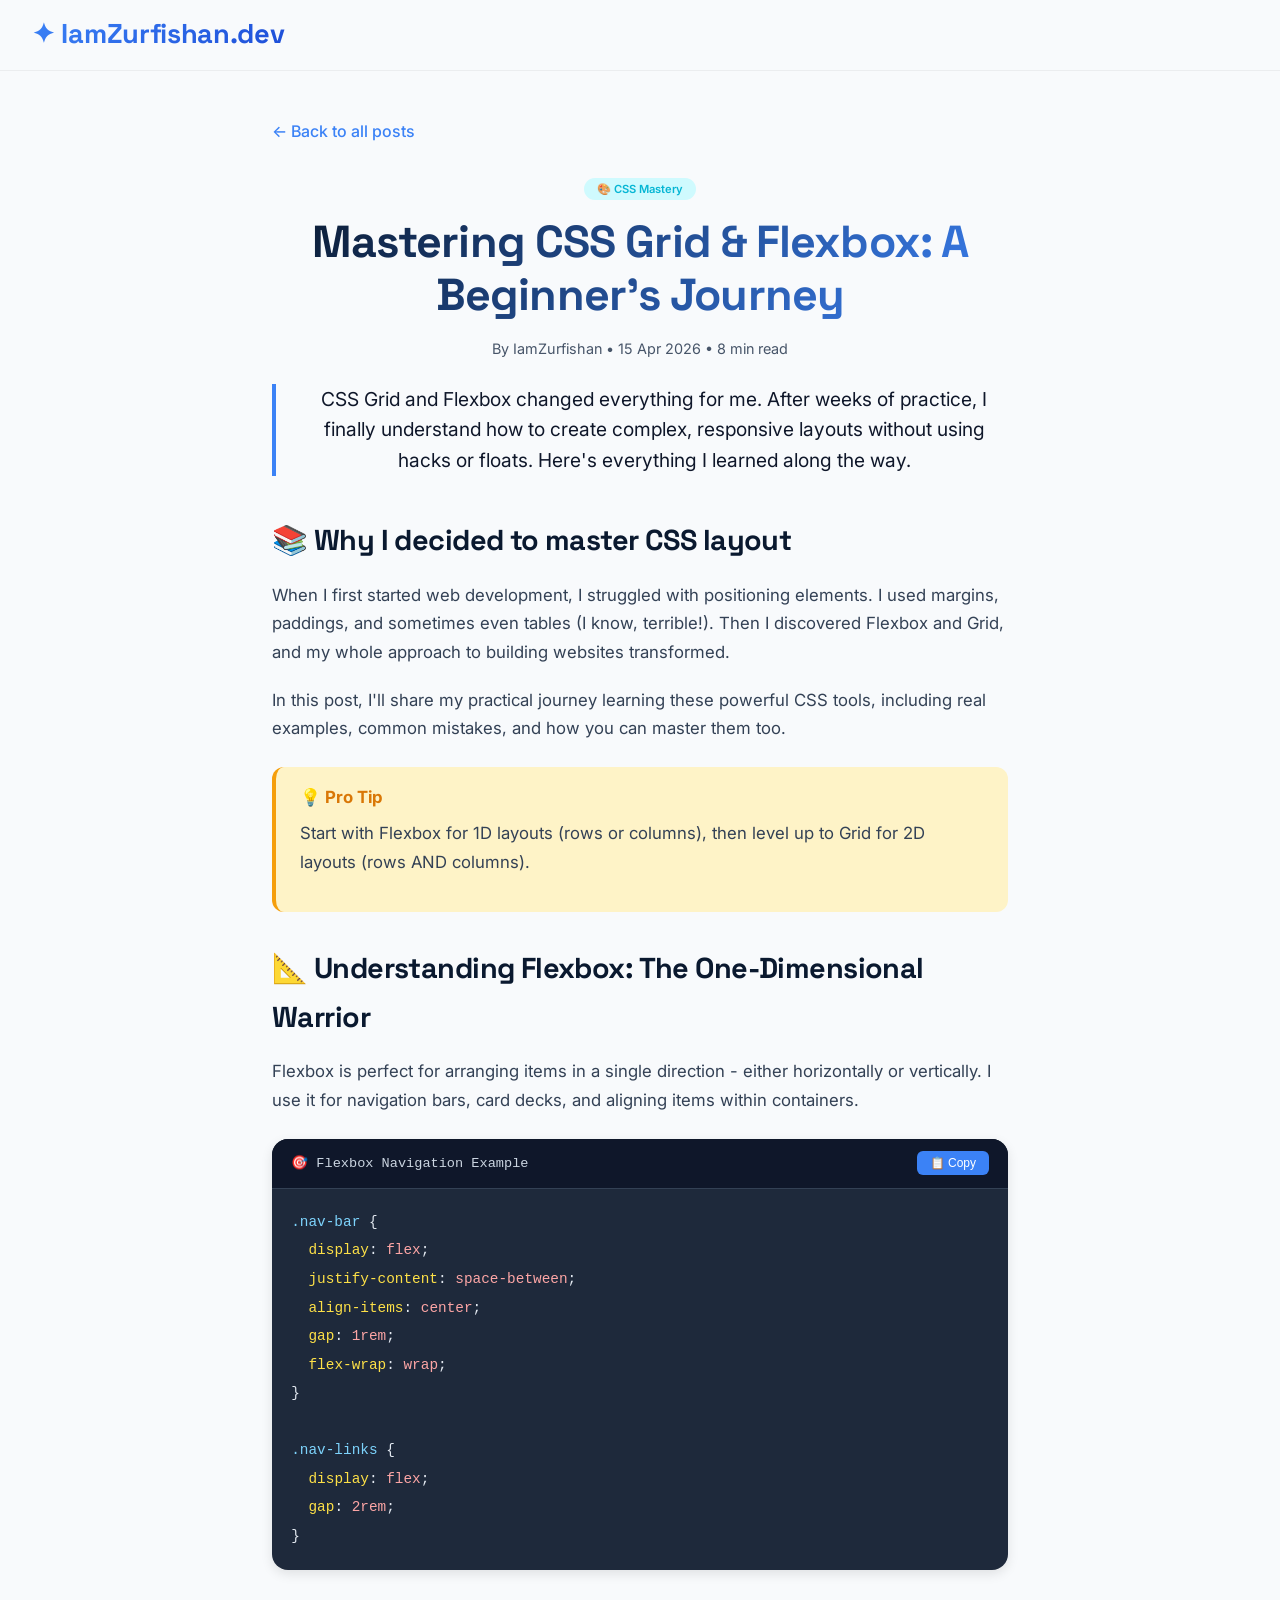
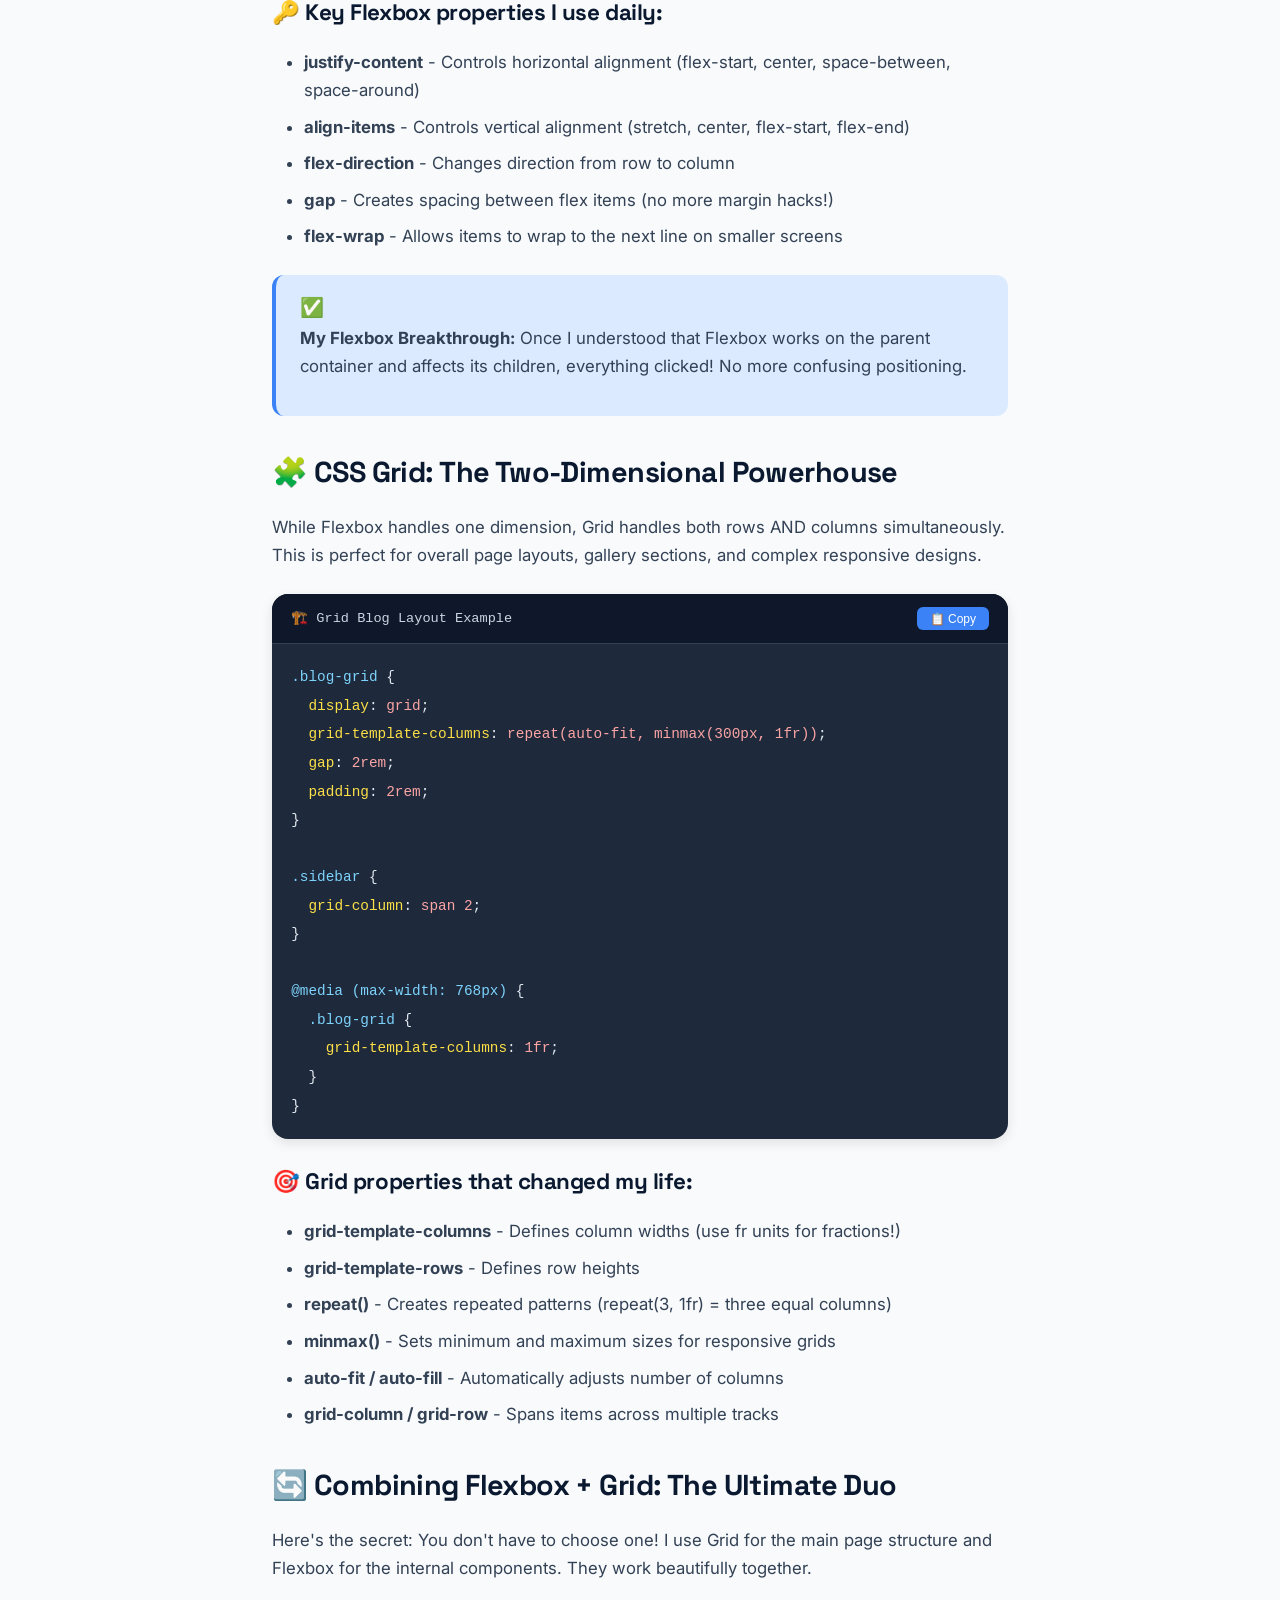
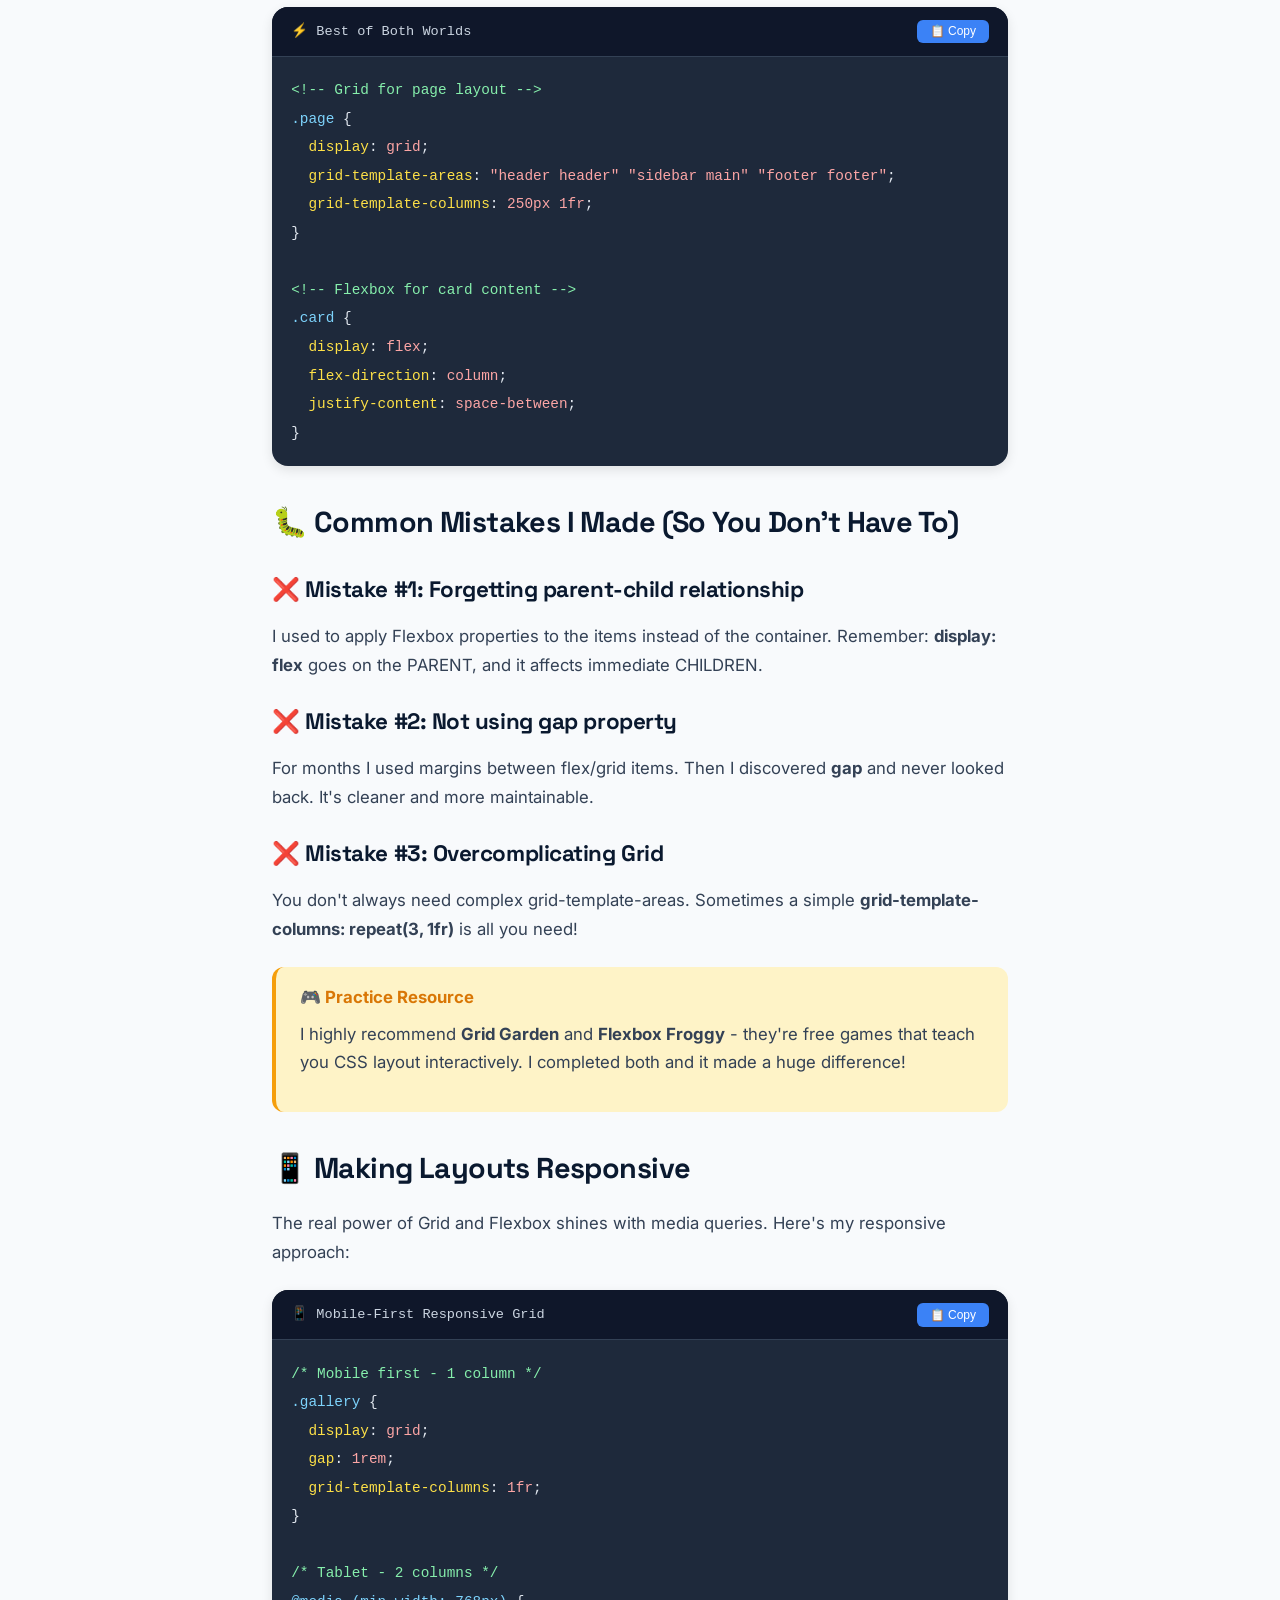
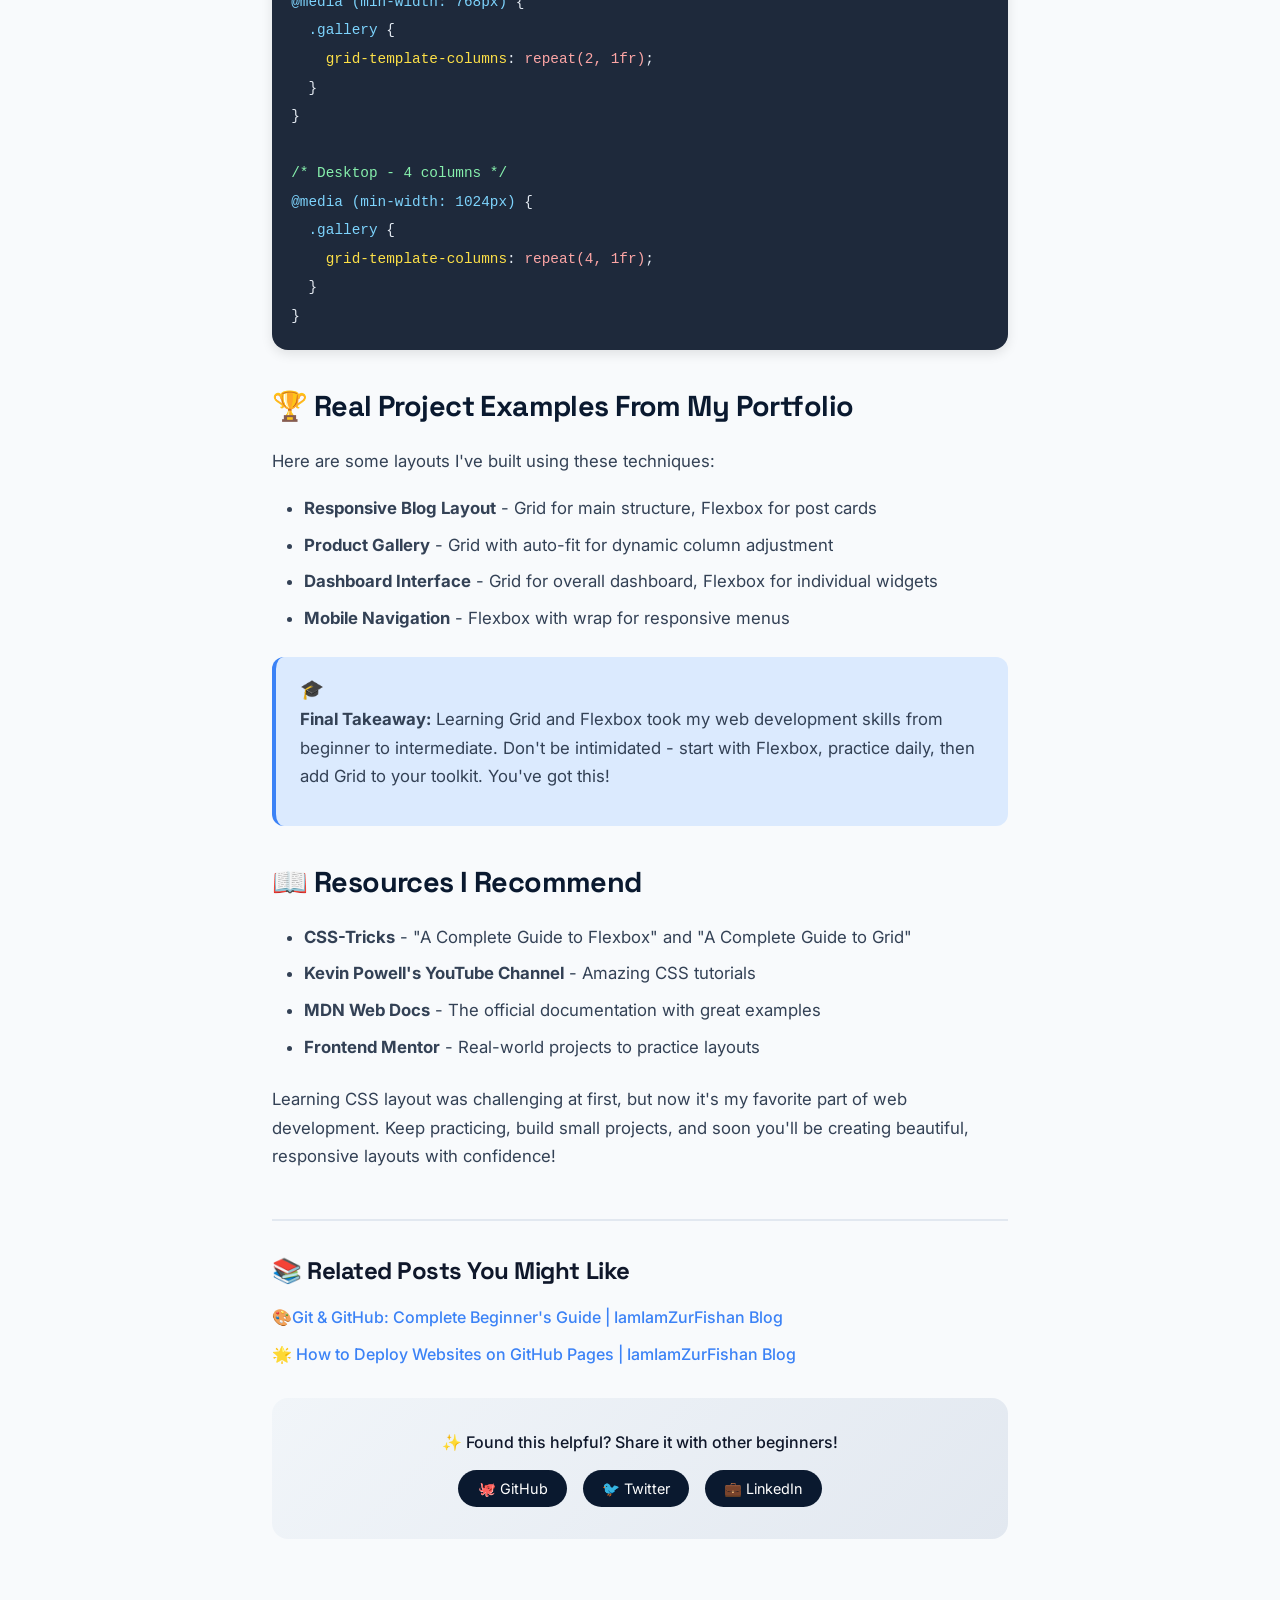
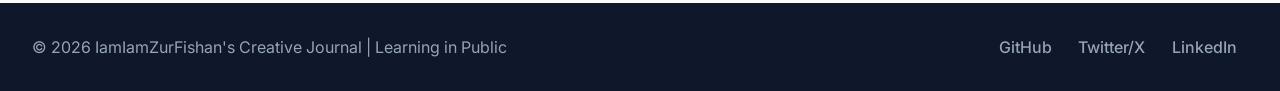
<file: post1.html>
<!DOCTYPE html>
<html lang="en">
<head>
  <meta charset="UTF-8" />
  <meta name="viewport" content="width=device-width, initial-scale=1.0" />
  <title>Mastering CSS Grid & Flexbox | IamZurfishan Blog</title>
  <meta
    name="description"
    content="A deep dive into CSS Grid and Flexbox - my journey mastering modern layout techniques."
  />
  <link rel="preconnect" href="https://fonts.googleapis.com" />
  <link rel="preconnect" href="https://fonts.gstatic.com" crossorigin />
  <link href="https://fonts.googleapis.com/css2?family=Inter:opsz,wght@14..32,300;14..32,400;14..32,600;14..32,700;14..32,800&family=Space+Grotesk:wght@400;500;600&display=swap" rel="stylesheet" />
  <link rel="stylesheet" href="style.css" />
</head>
<body>
  <header class="site-header">
    <div class="container nav-wrap">
      <a href="index.html" class="logo">✦ IamZurfishan.dev</a>
    </div>
  </header>

  <main class="article-main">
    <div class="article-wrap">
      <a href="index.html#articles" class="back-link">← Back to all posts</a>

      <header class="article-header">
        <span class="badge badge-css">🎨 CSS Mastery</span>
        <h1>Mastering CSS Grid & Flexbox: A Beginner's Journey</h1>
        <p class="article-meta">By IamZurfishan • 15 Apr 2026 • 8 min read</p>
        <p class="article-intro">
          CSS Grid and Flexbox changed everything for me. After weeks of practice, I finally 
          understand how to create complex, responsive layouts without using hacks or floats. 
          Here's everything I learned along the way.
        </p>
      </header>

      <article class="article-content">
        <h2>📚 Why I decided to master CSS layout</h2>
        <p>
          When I first started web development, I struggled with positioning elements. I used 
          margins, paddings, and sometimes even tables (I know, terrible!). Then I discovered 
          Flexbox and Grid, and my whole approach to building websites transformed.
        </p>
        <p>
          In this post, I'll share my practical journey learning these powerful CSS tools, including 
          real examples, common mistakes, and how you can master them too.
        </p>

        <div class="tip-box">
          <span class="tip-icon">💡 Pro Tip</span>
          <p>Start with Flexbox for 1D layouts (rows or columns), then level up to Grid for 2D layouts (rows AND columns).</p>
        </div>

        <h2>📐 Understanding Flexbox: The One-Dimensional Warrior</h2>
        <p>
          Flexbox is perfect for arranging items in a single direction - either horizontally or vertically. 
          I use it for navigation bars, card decks, and aligning items within containers.
        </p>

        <div class="code-block">
          <div class="code-header">
            <span>🎯 Flexbox Navigation Example</span>
            <button class="copy-btn" type="button">📋 Copy</button>
          </div>
          <pre><code><span class="token-key">.nav-bar</span> {
  <span class="token-property">display</span>: <span class="token-value">flex</span>;
  <span class="token-property">justify-content</span>: <span class="token-value">space-between</span>;
  <span class="token-property">align-items</span>: <span class="token-value">center</span>;
  <span class="token-property">gap</span>: <span class="token-value">1rem</span>;
  <span class="token-property">flex-wrap</span>: <span class="token-value">wrap</span>;
}

<span class="token-key">.nav-links</span> {
  <span class="token-property">display</span>: <span class="token-value">flex</span>;
  <span class="token-property">gap</span>: <span class="token-value">2rem</span>;
}</code></pre>
        </div>

        <h3>🔑 Key Flexbox properties I use daily:</h3>
        <ul>
          <li><strong>justify-content</strong> - Controls horizontal alignment (flex-start, center, space-between, space-around)</li>
          <li><strong>align-items</strong> - Controls vertical alignment (stretch, center, flex-start, flex-end)</li>
          <li><strong>flex-direction</strong> - Changes direction from row to column</li>
          <li><strong>gap</strong> - Creates spacing between flex items (no more margin hacks!)</li>
          <li><strong>flex-wrap</strong> - Allows items to wrap to the next line on smaller screens</li>
        </ul>

        <div class="success-box">
          <span class="success-icon">✅</span>
          <p><strong>My Flexbox Breakthrough:</strong> Once I understood that Flexbox works on the parent container and affects its children, everything clicked! No more confusing positioning.</p>
        </div>

        <h2>🧩 CSS Grid: The Two-Dimensional Powerhouse</h2>
        <p>
          While Flexbox handles one dimension, Grid handles both rows AND columns simultaneously. 
          This is perfect for overall page layouts, gallery sections, and complex responsive designs.
        </p>

        <div class="code-block">
          <div class="code-header">
            <span>🏗️ Grid Blog Layout Example</span>
            <button class="copy-btn" type="button">📋 Copy</button>
          </div>
          <pre><code><span class="token-key">.blog-grid</span> {
  <span class="token-property">display</span>: <span class="token-value">grid</span>;
  <span class="token-property">grid-template-columns</span>: <span class="token-value">repeat(auto-fit, minmax(300px, 1fr))</span>;
  <span class="token-property">gap</span>: <span class="token-value">2rem</span>;
  <span class="token-property">padding</span>: <span class="token-value">2rem</span>;
}

<span class="token-key">.sidebar</span> {
  <span class="token-property">grid-column</span>: <span class="token-value">span 2</span>;
}

<span class="token-key">@media (max-width: 768px)</span> {
  <span class="token-key">.blog-grid</span> {
    <span class="token-property">grid-template-columns</span>: <span class="token-value">1fr</span>;
  }
}</code></pre>
        </div>

        <h3>🎯 Grid properties that changed my life:</h3>
        <ul>
          <li><strong>grid-template-columns</strong> - Defines column widths (use fr units for fractions!)</li>
          <li><strong>grid-template-rows</strong> - Defines row heights</li>
          <li><strong>repeat()</strong> - Creates repeated patterns (repeat(3, 1fr) = three equal columns)</li>
          <li><strong>minmax()</strong> - Sets minimum and maximum sizes for responsive grids</li>
          <li><strong>auto-fit / auto-fill</strong> - Automatically adjusts number of columns</li>
          <li><strong>grid-column / grid-row</strong> - Spans items across multiple tracks</li>
        </ul>

        <h2>🔄 Combining Flexbox + Grid: The Ultimate Duo</h2>
        <p>
          Here's the secret: You don't have to choose one! I use Grid for the main page structure 
          and Flexbox for the internal components. They work beautifully together.
        </p>

        <div class="code-block">
          <div class="code-header">
            <span>⚡ Best of Both Worlds</span>
            <button class="copy-btn" type="button">📋 Copy</button>
          </div>
          <pre><code><span class="token-comment">&lt;!-- Grid for page layout --&gt;</span>
<span class="token-key">.page</span> {
  <span class="token-property">display</span>: <span class="token-value">grid</span>;
  <span class="token-property">grid-template-areas</span>: <span class="token-value">"header header" "sidebar main" "footer footer"</span>;
  <span class="token-property">grid-template-columns</span>: <span class="token-value">250px 1fr</span>;
}

<span class="token-comment">&lt;!-- Flexbox for card content --&gt;</span>
<span class="token-key">.card</span> {
  <span class="token-property">display</span>: <span class="token-value">flex</span>;
  <span class="token-property">flex-direction</span>: <span class="token-value">column</span>;
  <span class="token-property">justify-content</span>: <span class="token-value">space-between</span>;
}</code></pre>
        </div>

        <h2>🐛 Common Mistakes I Made (So You Don't Have To)</h2>
        
        <h3>❌ Mistake #1: Forgetting parent-child relationship</h3>
        <p>
          I used to apply Flexbox properties to the items instead of the container. Remember: 
          <strong>display: flex</strong> goes on the PARENT, and it affects immediate CHILDREN.
        </p>

        <h3>❌ Mistake #2: Not using gap property</h3>
        <p>
          For months I used margins between flex/grid items. Then I discovered <strong>gap</strong> 
          and never looked back. It's cleaner and more maintainable.
        </p>

        <h3>❌ Mistake #3: Overcomplicating Grid</h3>
        <p>
          You don't always need complex grid-template-areas. Sometimes a simple 
          <strong>grid-template-columns: repeat(3, 1fr)</strong> is all you need!
        </p>

        <div class="tip-box">
          <span class="tip-icon">🎮 Practice Resource</span>
          <p>I highly recommend <strong>Grid Garden</strong> and <strong>Flexbox Froggy</strong> - they're free games that teach you CSS layout interactively. I completed both and it made a huge difference!</p>
        </div>

        <h2>📱 Making Layouts Responsive</h2>
        <p>
          The real power of Grid and Flexbox shines with media queries. Here's my responsive approach:
        </p>

        <div class="code-block">
          <div class="code-header">
            <span>📱 Mobile-First Responsive Grid</span>
            <button class="copy-btn" type="button">📋 Copy</button>
          </div>
          <pre><code><span class="token-comment">/* Mobile first - 1 column */</span>
<span class="token-key">.gallery</span> {
  <span class="token-property">display</span>: <span class="token-value">grid</span>;
  <span class="token-property">gap</span>: <span class="token-value">1rem</span>;
  <span class="token-property">grid-template-columns</span>: <span class="token-value">1fr</span>;
}

<span class="token-comment">/* Tablet - 2 columns */</span>
<span class="token-key">@media (min-width: 768px)</span> {
  <span class="token-key">.gallery</span> {
    <span class="token-property">grid-template-columns</span>: <span class="token-value">repeat(2, 1fr)</span>;
  }
}

<span class="token-comment">/* Desktop - 4 columns */</span>
<span class="token-key">@media (min-width: 1024px)</span> {
  <span class="token-key">.gallery</span> {
    <span class="token-property">grid-template-columns</span>: <span class="token-value">repeat(4, 1fr)</span>;
  }
}</code></pre>
        </div>

        <h2>🏆 Real Project Examples From My Portfolio</h2>
        <p>
          Here are some layouts I've built using these techniques:
        </p>
        <ul>
          <li><strong>Responsive Blog Layout</strong> - Grid for main structure, Flexbox for post cards</li>
          <li><strong>Product Gallery</strong> - Grid with auto-fit for dynamic column adjustment</li>
          <li><strong>Dashboard Interface</strong> - Grid for overall dashboard, Flexbox for individual widgets</li>
          <li><strong>Mobile Navigation</strong> - Flexbox with wrap for responsive menus</li>
        </ul>

        <div class="success-box">
          <span class="success-icon">🎓</span>
          <p><strong>Final Takeaway:</strong> Learning Grid and Flexbox took my web development skills from beginner to intermediate. Don't be intimidated - start with Flexbox, practice daily, then add Grid to your toolkit. You've got this!</p>
        </div>

        <h2>📖 Resources I Recommend</h2>
        <ul>
          <li><strong>CSS-Tricks</strong> - "A Complete Guide to Flexbox" and "A Complete Guide to Grid"</li>
          <li><strong>Kevin Powell's YouTube Channel</strong> - Amazing CSS tutorials</li>
          <li><strong>MDN Web Docs</strong> - The official documentation with great examples</li>
          <li><strong>Frontend Mentor</strong> - Real-world projects to practice layouts</li>
        </ul>

        <p>
          Learning CSS layout was challenging at first, but now it's my favorite part of web development. 
          Keep practicing, build small projects, and soon you'll be creating beautiful, responsive layouts 
          with confidence!
        </p>
      </article>

      <section class="related-posts">
        <h3>📚 Related Posts You Might Like</h3>
        <div class="related-links">
          <a href="post2.html">🎨Git & GitHub: Complete Beginner's Guide | IamIamZurFishan Blog</a>
          <a href="post3.html">🌟 How to Deploy Websites on GitHub Pages | IamIamZurFishan Blog</a>
        </div>
      </section>

      <div class="share-section">
        <p>✨ Found this helpful? Share it with other beginners!</p>
        <div class="share-buttons">
          <a href="#" class="share-btn">🐙 GitHub</a>
          <a href="#" class="share-btn">🐦 Twitter</a>
          <a href="#" class="share-btn">💼 LinkedIn</a>
        </div>
      </div>
    </div>
  </main>

  <footer class="site-footer">
    <div class="container footer-grid">
      <p>© 2026 IamIamZurFishan's Creative Journal | Learning in Public</p>
      <div class="social-links">
        <a href="https://github.com/iamIamZurFishan" target="_blank" rel="noopener noreferrer">GitHub</a>
        <a href="#" target="_blank" rel="noopener noreferrer">Twitter/X</a>
        <a href="#" target="_blank" rel="noopener noreferrer">LinkedIn</a>
      </div>
    </div>
  </footer>

  <script src="script.js"></script>
</body>
</html>
</file>
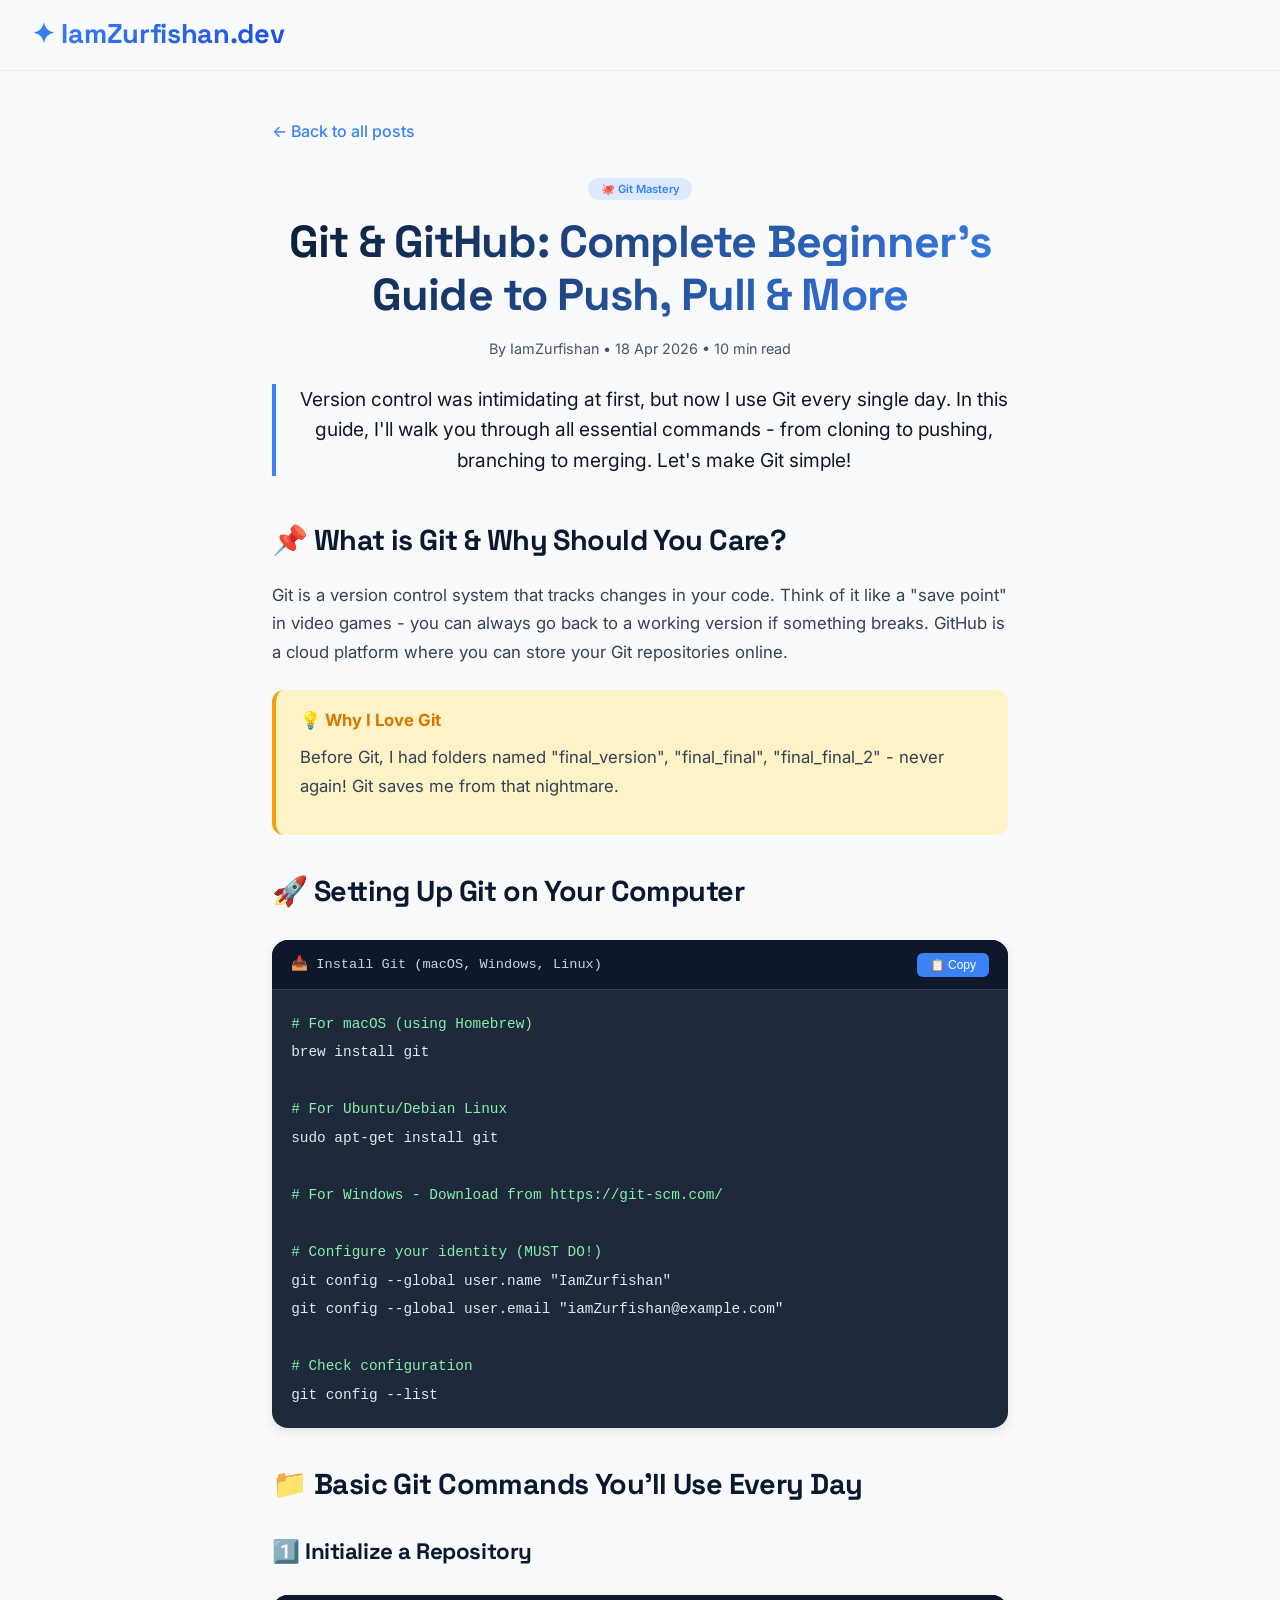
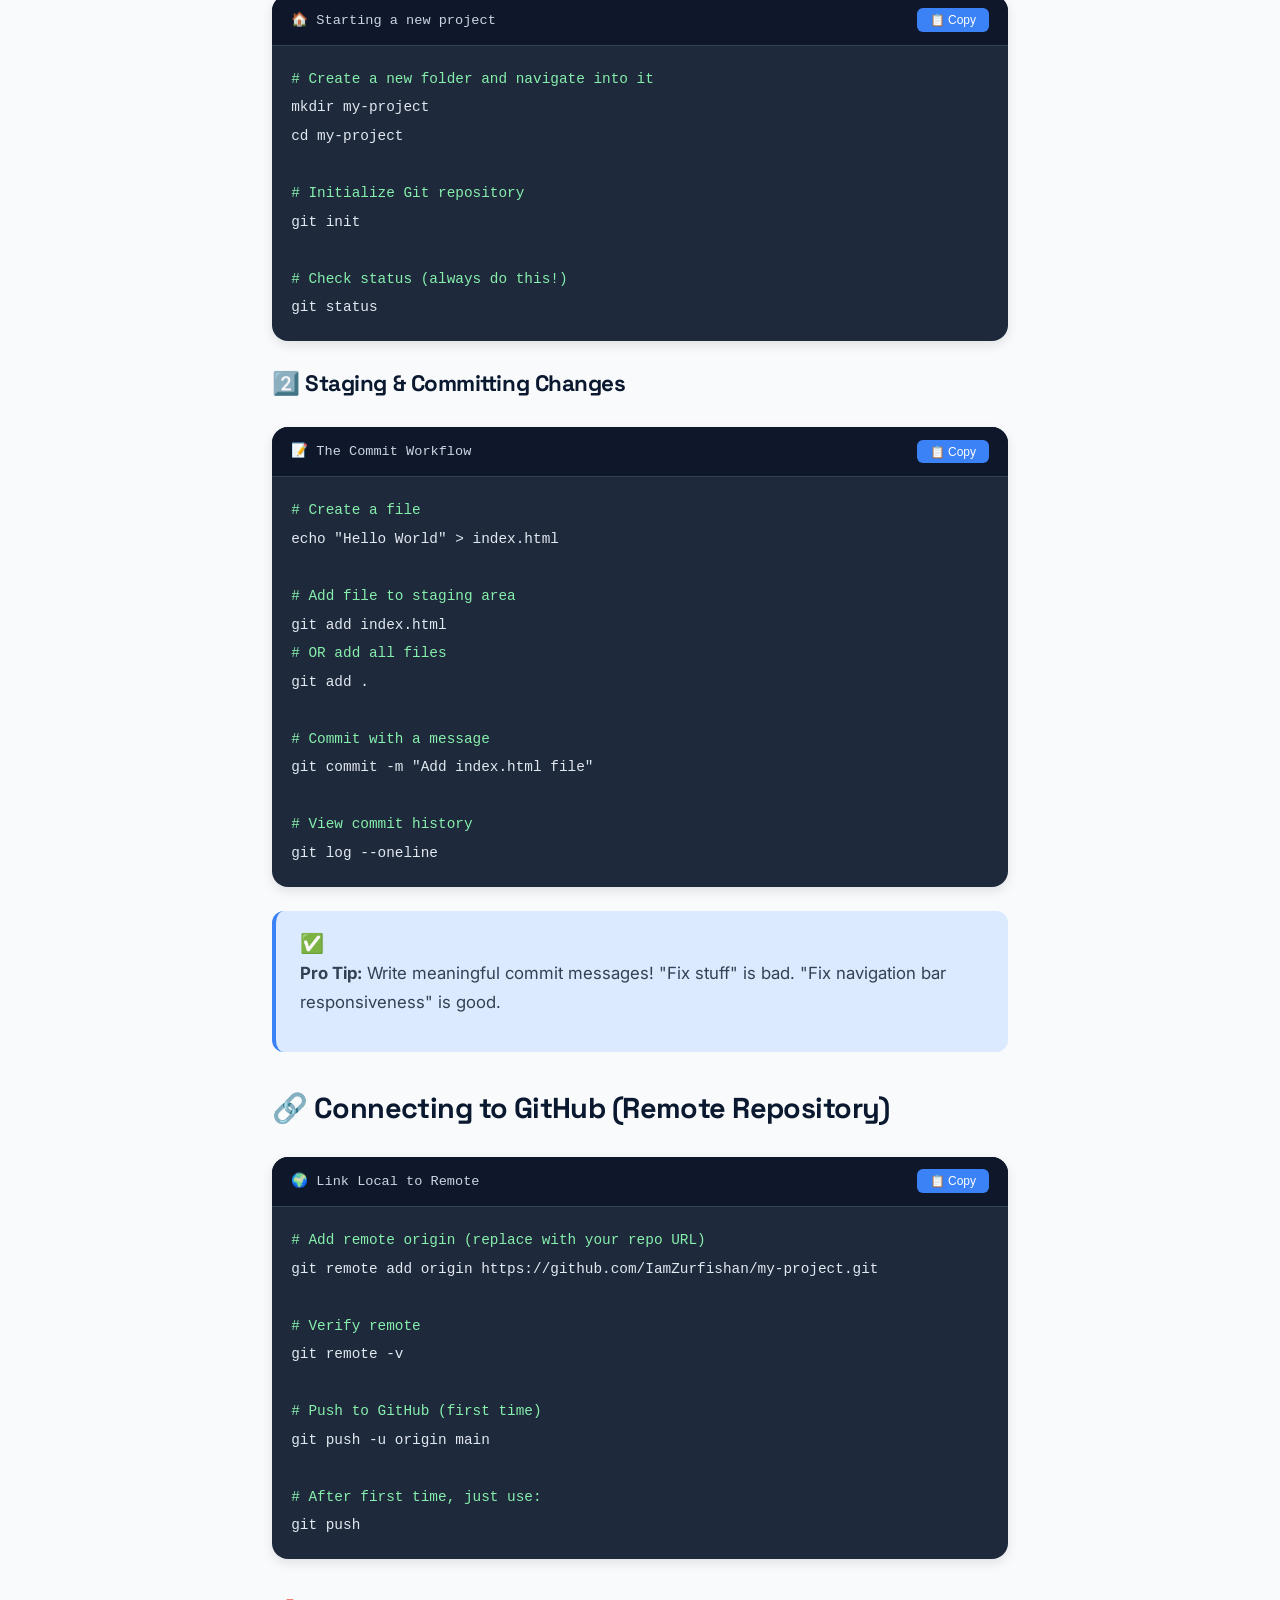
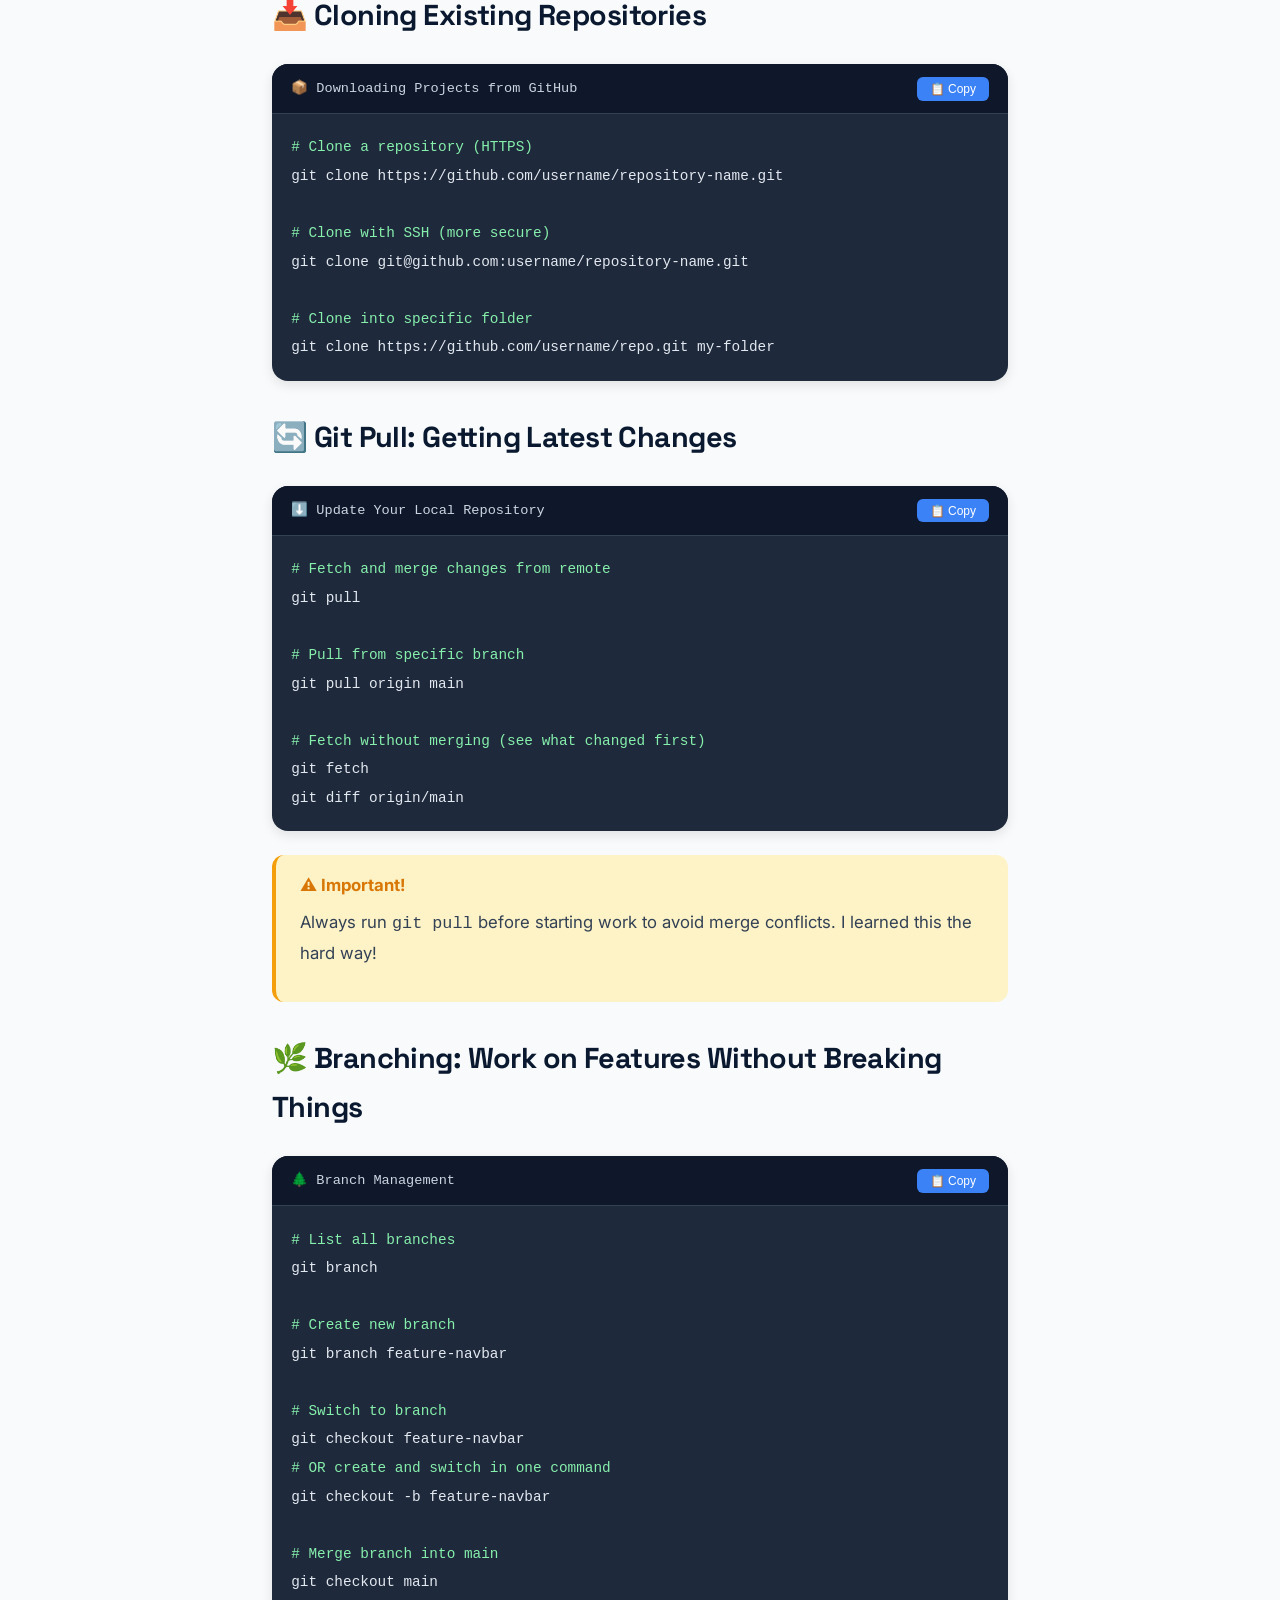
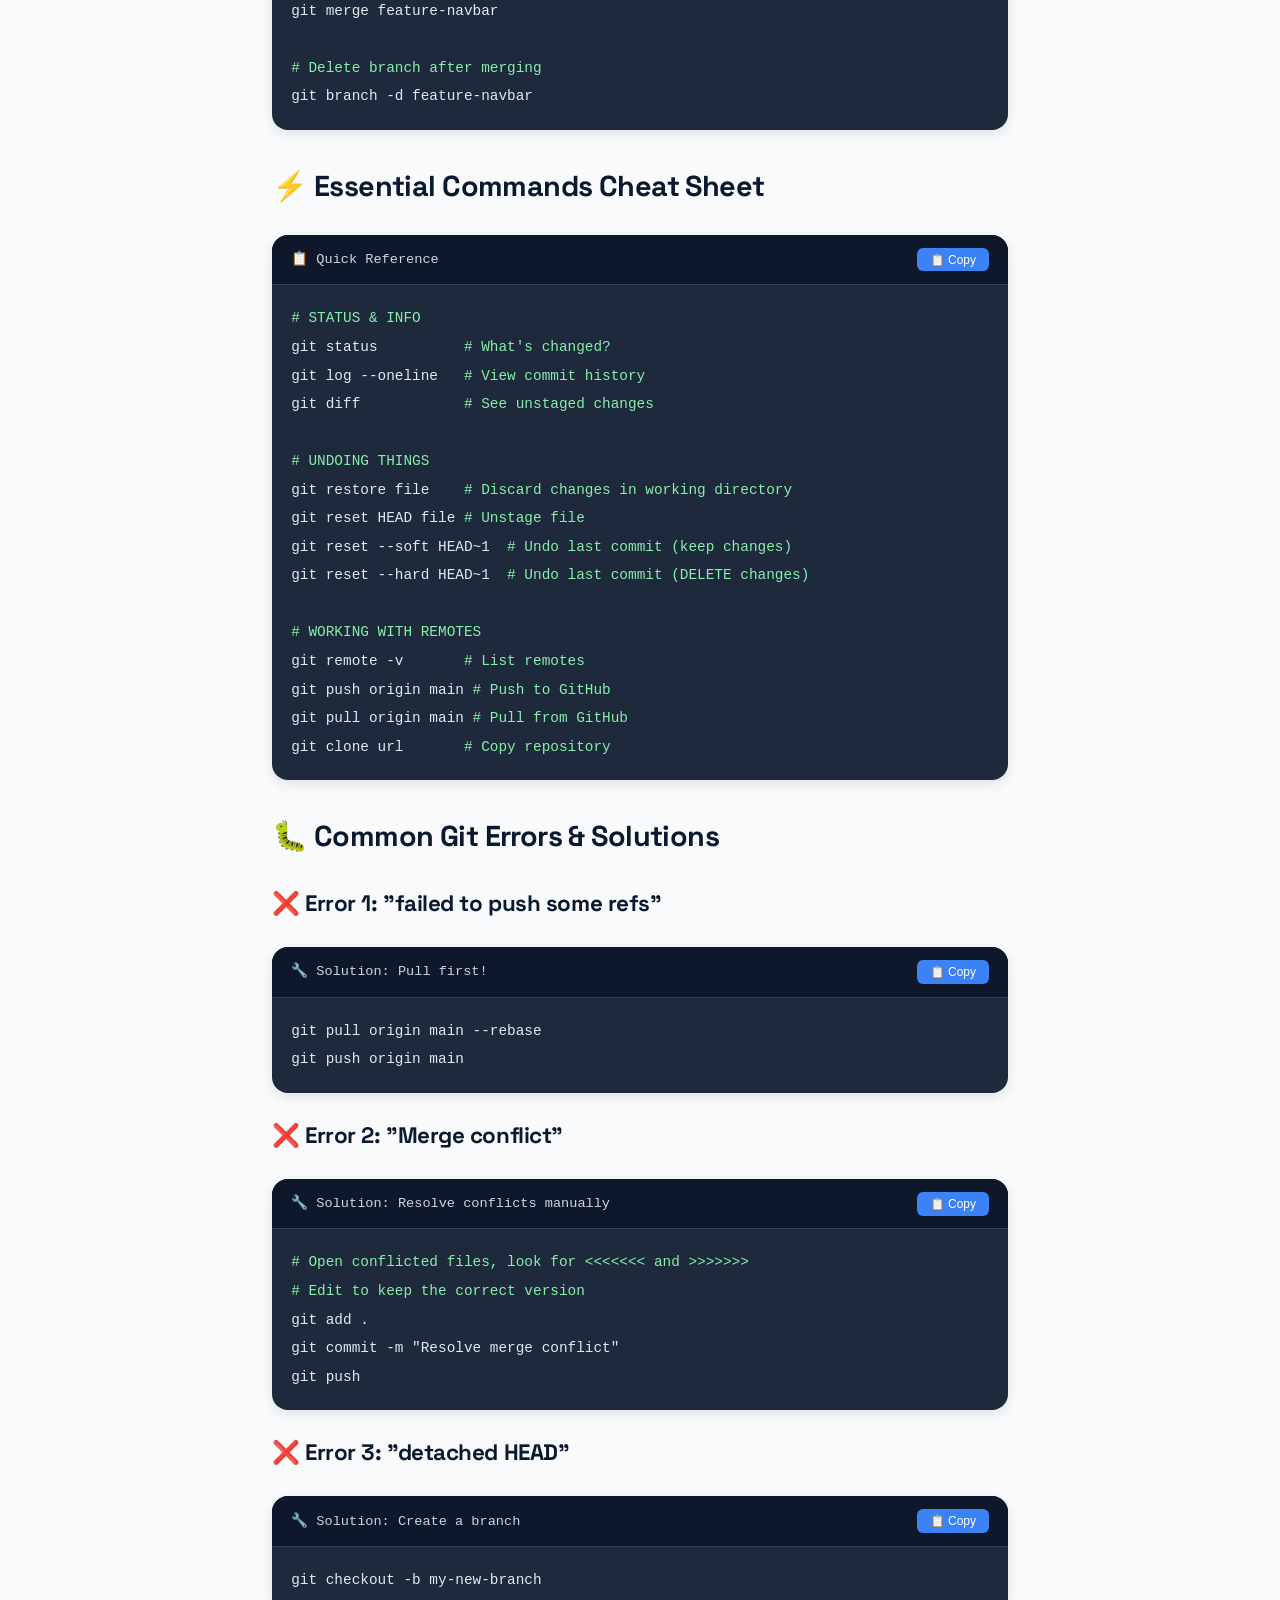
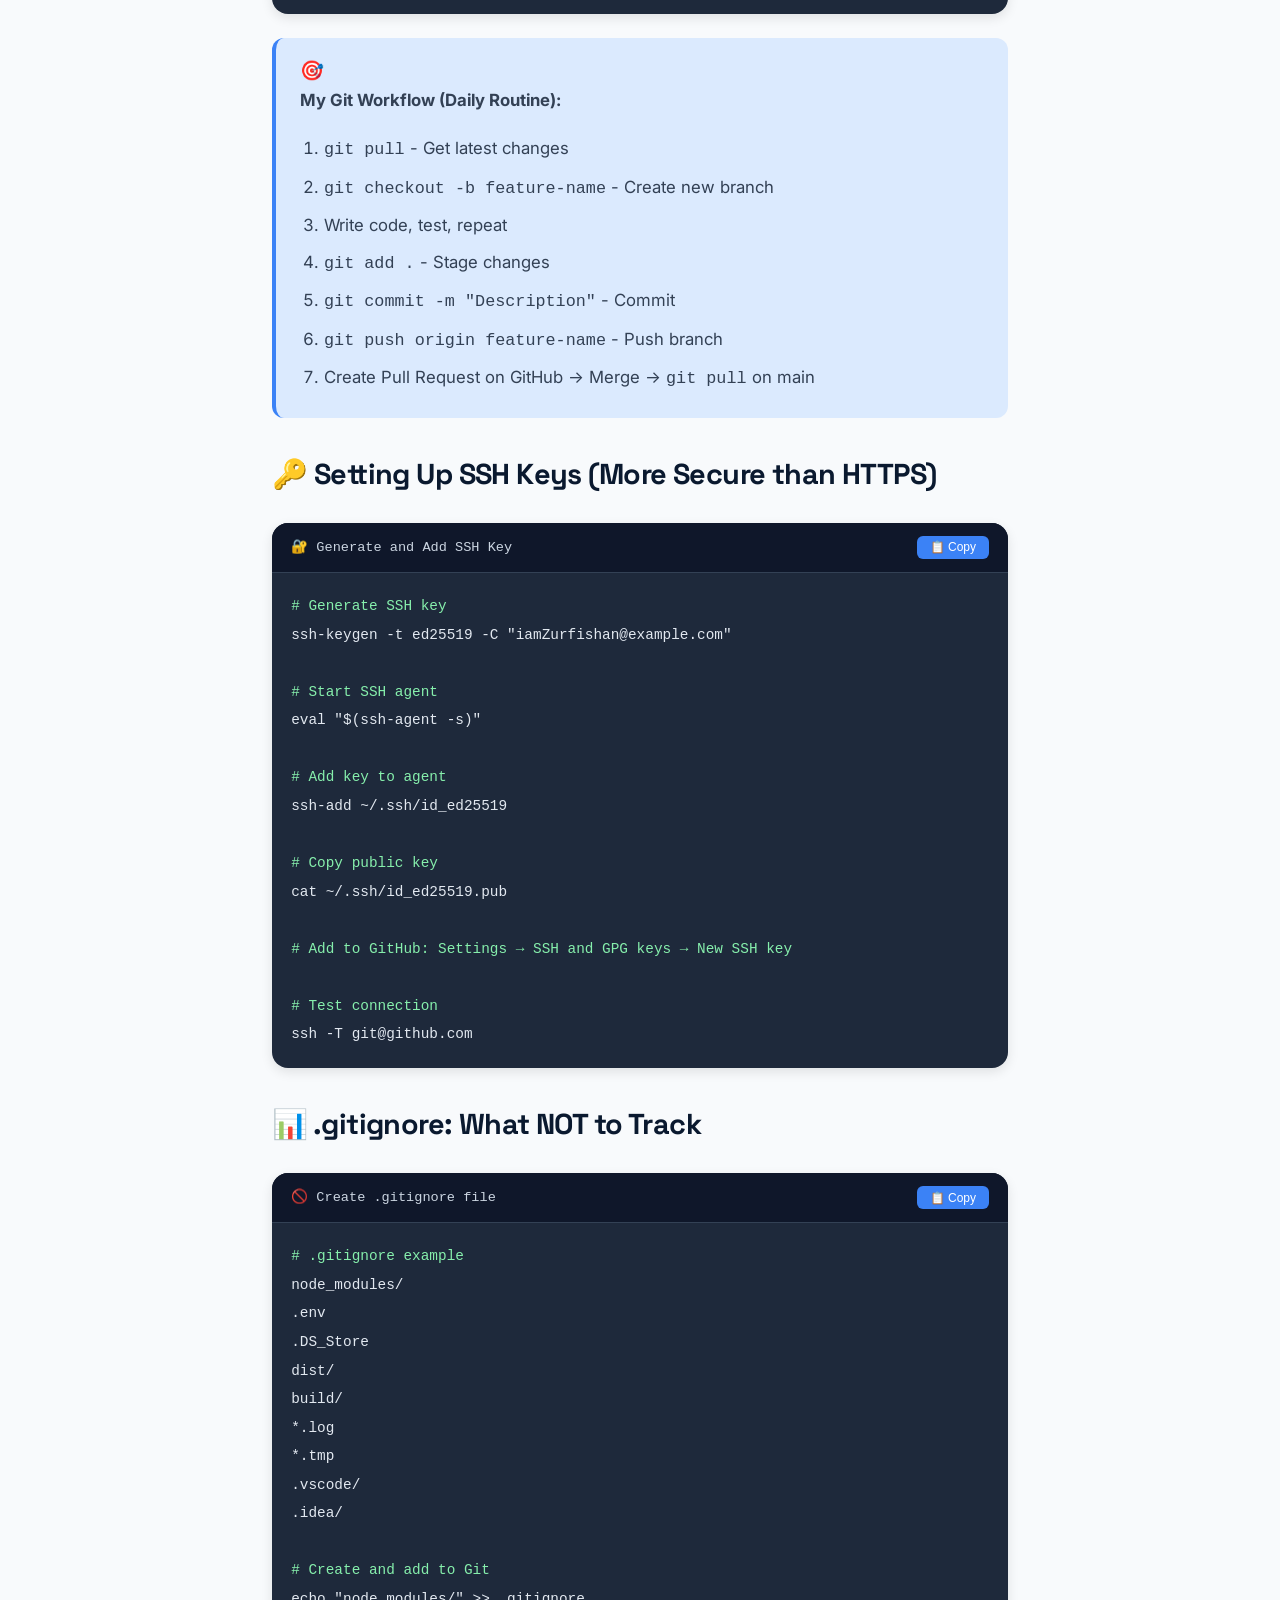
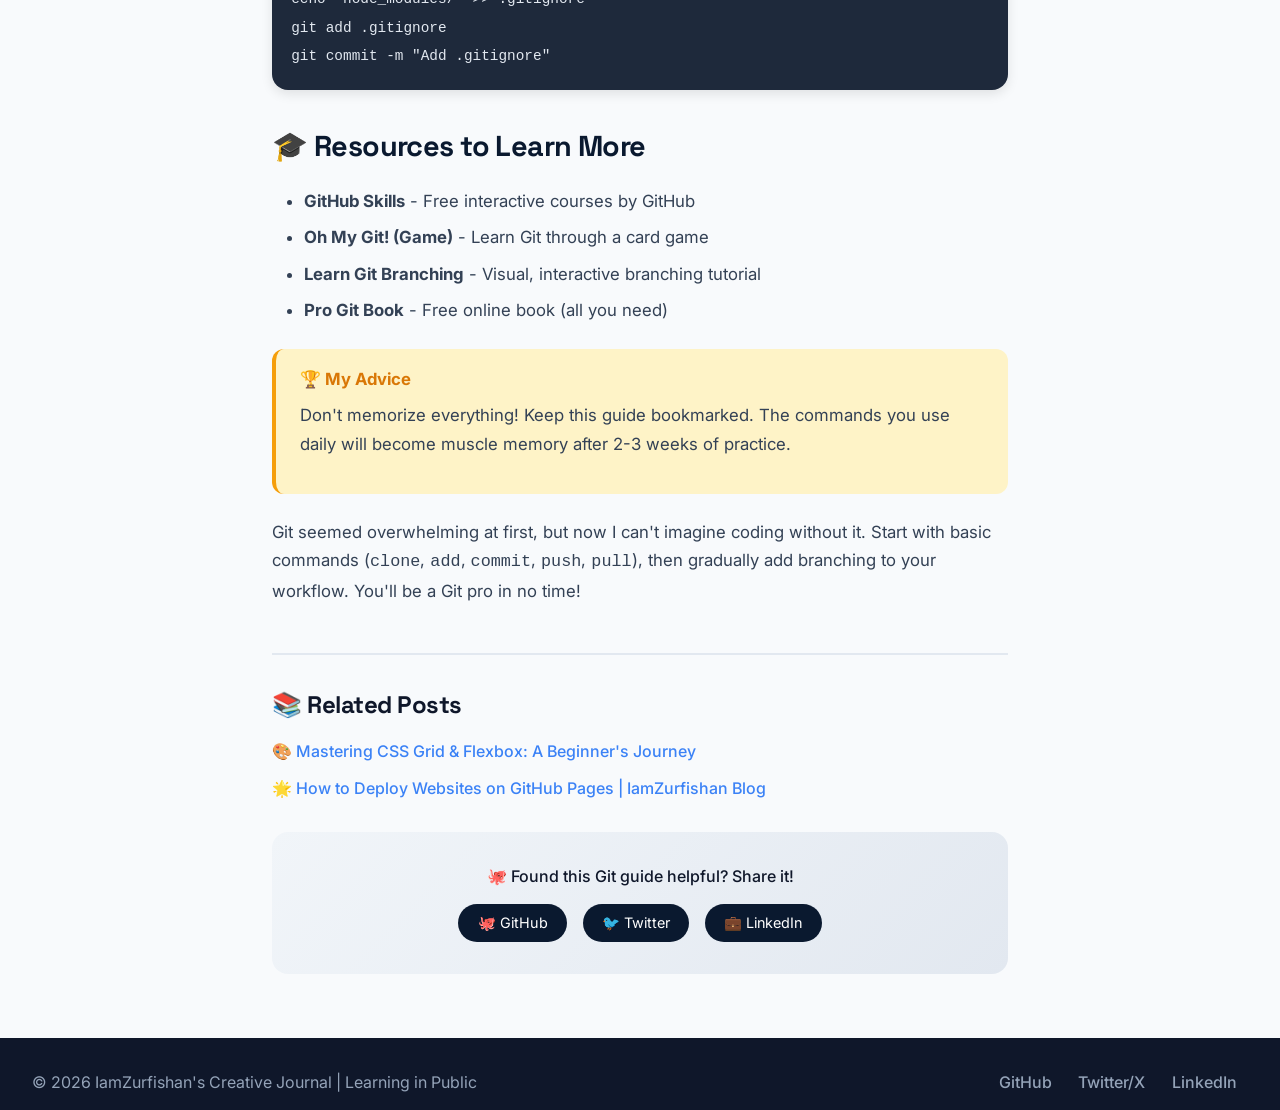
<file: post2.html>
<!DOCTYPE html>
<html lang="en">
<head>
  <meta charset="UTF-8" />
  <meta name="viewport" content="width=device-width, initial-scale=1.0" />
  <title>Git & GitHub: Complete Beginner's Guide | IamZurfishan Blog</title>
  <meta
    name="description"
    content="Learn all essential Git commands for push, pull, clone, commit, and branch management - perfect for beginners."
  />
  <link rel="preconnect" href="https://fonts.googleapis.com" />
  <link rel="preconnect" href="https://fonts.gstatic.com" crossorigin />
  <link href="https://fonts.googleapis.com/css2?family=Inter:opsz,wght@14..32,300;14..32,400;14..32,600;14..32,700;14..32,800&family=Space+Grotesk:wght@400;500;600&display=swap" rel="stylesheet" />
  <link rel="stylesheet" href="style.css" />
</head>
<body>
  <header class="site-header">
    <div class="container nav-wrap">
      <a href="index.html" class="logo">✦ IamZurfishan.dev</a>
    </div>
  </header>

  <main class="article-main">
    <div class="article-wrap">
      <a href="index.html#articles" class="back-link">← Back to all posts</a>

      <header class="article-header">
        <span class="badge badge-launch">🐙 Git Mastery</span>
        <h1>Git & GitHub: Complete Beginner's Guide to Push, Pull & More</h1>
        <p class="article-meta">By IamZurfishan • 18 Apr 2026 • 10 min read</p>
        <p class="article-intro">
          Version control was intimidating at first, but now I use Git every single day. 
          In this guide, I'll walk you through all essential commands - from cloning to pushing, 
          branching to merging. Let's make Git simple!
        </p>
      </header>

      <article class="article-content">
        <h2>📌 What is Git & Why Should You Care?</h2>
        <p>
          Git is a version control system that tracks changes in your code. Think of it like a 
          "save point" in video games - you can always go back to a working version if something breaks. 
          GitHub is a cloud platform where you can store your Git repositories online.
        </p>

        <div class="tip-box">
          <span class="tip-icon">💡 Why I Love Git</span>
          <p>Before Git, I had folders named "final_version", "final_final", "final_final_2" - never again! Git saves me from that nightmare.</p>
        </div>

        <h2>🚀 Setting Up Git on Your Computer</h2>

        <div class="code-block">
          <div class="code-header">
            <span>📥 Install Git (macOS, Windows, Linux)</span>
            <button class="copy-btn" type="button">📋 Copy</button>
          </div>
          <pre><code><span class="token-comment"># For macOS (using Homebrew)</span>
brew install git

<span class="token-comment"># For Ubuntu/Debian Linux</span>
sudo apt-get install git

<span class="token-comment"># For Windows - Download from https://git-scm.com/</span>

<span class="token-comment"># Configure your identity (MUST DO!)</span>
git config --global user.name "IamZurfishan"
git config --global user.email "iamZurfishan@example.com"

<span class="token-comment"># Check configuration</span>
git config --list</code></pre>
        </div>

        <h2>📁 Basic Git Commands You'll Use Every Day</h2>

        <h3>1️⃣ Initialize a Repository</h3>
        <div class="code-block">
          <div class="code-header">
            <span>🏠 Starting a new project</span>
            <button class="copy-btn" type="button">📋 Copy</button>
          </div>
          <pre><code><span class="token-comment"># Create a new folder and navigate into it</span>
mkdir my-project
cd my-project

<span class="token-comment"># Initialize Git repository</span>
git init

<span class="token-comment"># Check status (always do this!)</span>
git status</code></pre>
        </div>

        <h3>2️⃣ Staging & Committing Changes</h3>
        <div class="code-block">
          <div class="code-header">
            <span>📝 The Commit Workflow</span>
            <button class="copy-btn" type="button">📋 Copy</button>
          </div>
          <pre><code><span class="token-comment"># Create a file</span>
echo "Hello World" > index.html

<span class="token-comment"># Add file to staging area</span>
git add index.html
<span class="token-comment"># OR add all files</span>
git add .

<span class="token-comment"># Commit with a message</span>
git commit -m "Add index.html file"

<span class="token-comment"># View commit history</span>
git log --oneline</code></pre>
        </div>

        <div class="success-box">
          <span class="success-icon">✅</span>
          <p><strong>Pro Tip:</strong> Write meaningful commit messages! "Fix stuff" is bad. "Fix navigation bar responsiveness" is good.</p>
        </div>

        <h2>🔗 Connecting to GitHub (Remote Repository)</h2>

        <div class="code-block">
          <div class="code-header">
            <span>🌍 Link Local to Remote</span>
            <button class="copy-btn" type="button">📋 Copy</button>
          </div>
          <pre><code><span class="token-comment"># Add remote origin (replace with your repo URL)</span>
git remote add origin https://github.com/IamZurfishan/my-project.git

<span class="token-comment"># Verify remote</span>
git remote -v

<span class="token-comment"># Push to GitHub (first time)</span>
git push -u origin main

<span class="token-comment"># After first time, just use:</span>
git push</code></pre>
        </div>

        <h2>📥 Cloning Existing Repositories</h2>
        <div class="code-block">
          <div class="code-header">
            <span>📦 Downloading Projects from GitHub</span>
            <button class="copy-btn" type="button">📋 Copy</button>
          </div>
          <pre><code><span class="token-comment"># Clone a repository (HTTPS)</span>
git clone https://github.com/username/repository-name.git

<span class="token-comment"># Clone with SSH (more secure)</span>
git clone git@github.com:username/repository-name.git

<span class="token-comment"># Clone into specific folder</span>
git clone https://github.com/username/repo.git my-folder</code></pre>
        </div>

        <h2>🔄 Git Pull: Getting Latest Changes</h2>
        <div class="code-block">
          <div class="code-header">
            <span>⬇️ Update Your Local Repository</span>
            <button class="copy-btn" type="button">📋 Copy</button>
          </div>
          <pre><code><span class="token-comment"># Fetch and merge changes from remote</span>
git pull

<span class="token-comment"># Pull from specific branch</span>
git pull origin main

<span class="token-comment"># Fetch without merging (see what changed first)</span>
git fetch
git diff origin/main</code></pre>
        </div>

        <div class="tip-box">
          <span class="tip-icon">⚠️ Important!</span>
          <p>Always run <code>git pull</code> before starting work to avoid merge conflicts. I learned this the hard way!</p>
        </div>

        <h2>🌿 Branching: Work on Features Without Breaking Things</h2>
        <div class="code-block">
          <div class="code-header">
            <span>🌲 Branch Management</span>
            <button class="copy-btn" type="button">📋 Copy</button>
          </div>
          <pre><code><span class="token-comment"># List all branches</span>
git branch

<span class="token-comment"># Create new branch</span>
git branch feature-navbar

<span class="token-comment"># Switch to branch</span>
git checkout feature-navbar
<span class="token-comment"># OR create and switch in one command</span>
git checkout -b feature-navbar

<span class="token-comment"># Merge branch into main</span>
git checkout main
git merge feature-navbar

<span class="token-comment"># Delete branch after merging</span>
git branch -d feature-navbar</code></pre>
        </div>

        <h2>⚡ Essential Commands Cheat Sheet</h2>
        
        <div class="code-block">
          <div class="code-header">
            <span>📋 Quick Reference</span>
            <button class="copy-btn" type="button">📋 Copy</button>
          </div>
          <pre><code><span class="token-comment"># STATUS & INFO</span>
git status          <span class="token-comment"># What's changed?</span>
git log --oneline   <span class="token-comment"># View commit history</span>
git diff            <span class="token-comment"># See unstaged changes</span>

<span class="token-comment"># UNDOING THINGS</span>
git restore file    <span class="token-comment"># Discard changes in working directory</span>
git reset HEAD file <span class="token-comment"># Unstage file</span>
git reset --soft HEAD~1  <span class="token-comment"># Undo last commit (keep changes)</span>
git reset --hard HEAD~1  <span class="token-comment"># Undo last commit (DELETE changes)</span>

<span class="token-comment"># WORKING WITH REMOTES</span>
git remote -v       <span class="token-comment"># List remotes</span>
git push origin main <span class="token-comment"># Push to GitHub</span>
git pull origin main <span class="token-comment"># Pull from GitHub</span>
git clone url       <span class="token-comment"># Copy repository</span></code></pre>
        </div>

        <h2>🐛 Common Git Errors & Solutions</h2>

        <h3>❌ Error 1: "failed to push some refs"</h3>
        <div class="code-block">
          <div class="code-header">
            <span>🔧 Solution: Pull first!</span>
            <button class="copy-btn" type="button">📋 Copy</button>
          </div>
          <pre><code>git pull origin main --rebase
git push origin main</code></pre>
        </div>

        <h3>❌ Error 2: "Merge conflict"</h3>
        <div class="code-block">
          <div class="code-header">
            <span>🔧 Solution: Resolve conflicts manually</span>
            <button class="copy-btn" type="button">📋 Copy</button>
          </div>
          <pre><code><span class="token-comment"># Open conflicted files, look for &lt;&lt;&lt;&lt;&lt;&lt;&lt; and &gt;&gt;&gt;&gt;&gt;&gt;&gt;</span>
<span class="token-comment"># Edit to keep the correct version</span>
git add .
git commit -m "Resolve merge conflict"
git push</code></pre>
        </div>

        <h3>❌ Error 3: "detached HEAD"</h3>
        <div class="code-block">
          <div class="code-header">
            <span>🔧 Solution: Create a branch</span>
            <button class="copy-btn" type="button">📋 Copy</button>
          </div>
          <pre><code>git checkout -b my-new-branch</code></pre>
        </div>

        <div class="success-box">
          <span class="success-icon">🎯</span>
          <p><strong>My Git Workflow (Daily Routine):</strong></p>
          <ol style="margin-left: 1.5rem; margin-top: 0.5rem;">
            <li><code>git pull</code> - Get latest changes</li>
            <li><code>git checkout -b feature-name</code> - Create new branch</li>
            <li>Write code, test, repeat</li>
            <li><code>git add .</code> - Stage changes</li>
            <li><code>git commit -m "Description"</code> - Commit</li>
            <li><code>git push origin feature-name</code> - Push branch</li>
            <li>Create Pull Request on GitHub → Merge → <code>git pull</code> on main</li>
          </ol>
        </div>

        <h2>🔑 Setting Up SSH Keys (More Secure than HTTPS)</h2>
        <div class="code-block">
          <div class="code-header">
            <span>🔐 Generate and Add SSH Key</span>
            <button class="copy-btn" type="button">📋 Copy</button>
          </div>
          <pre><code><span class="token-comment"># Generate SSH key</span>
ssh-keygen -t ed25519 -C "iamZurfishan@example.com"

<span class="token-comment"># Start SSH agent</span>
eval "$(ssh-agent -s)"

<span class="token-comment"># Add key to agent</span>
ssh-add ~/.ssh/id_ed25519

<span class="token-comment"># Copy public key</span>
cat ~/.ssh/id_ed25519.pub

<span class="token-comment"># Add to GitHub: Settings → SSH and GPG keys → New SSH key</span>

<span class="token-comment"># Test connection</span>
ssh -T git@github.com</code></pre>
        </div>

        <h2>📊 .gitignore: What NOT to Track</h2>
        <div class="code-block">
          <div class="code-header">
            <span>🚫 Create .gitignore file</span>
            <button class="copy-btn" type="button">📋 Copy</button>
          </div>
          <pre><code><span class="token-comment"># .gitignore example</span>
node_modules/
.env
.DS_Store
dist/
build/
*.log
*.tmp
.vscode/
.idea/

<span class="token-comment"># Create and add to Git</span>
echo "node_modules/" >> .gitignore
git add .gitignore
git commit -m "Add .gitignore"</code></pre>
        </div>

        <h2>🎓 Resources to Learn More</h2>
        <ul>
          <li><strong>GitHub Skills</strong> - Free interactive courses by GitHub</li>
          <li><strong>Oh My Git! (Game)</strong> - Learn Git through a card game</li>
          <li><strong>Learn Git Branching</strong> - Visual, interactive branching tutorial</li>
          <li><strong>Pro Git Book</strong> - Free online book (all you need)</li>
        </ul>

        <div class="tip-box">
          <span class="tip-icon">🏆 My Advice</span>
          <p>Don't memorize everything! Keep this guide bookmarked. The commands you use daily will become muscle memory after 2-3 weeks of practice.</p>
        </div>

        <p>
          Git seemed overwhelming at first, but now I can't imagine coding without it. Start with 
          basic commands (<code>clone</code>, <code>add</code>, <code>commit</code>, <code>push</code>, <code>pull</code>), 
          then gradually add branching to your workflow. You'll be a Git pro in no time!
        </p>
      </article>

      <section class="related-posts">
        <h3>📚 Related Posts</h3>
        <div class="related-links">
          <a href="post1.html">🎨 Mastering CSS Grid & Flexbox: A Beginner's Journey</a>
          <a href="post3.html">🌟 How to Deploy Websites on GitHub Pages | IamZurfishan Blog</a>
        </div>
      </section>

      <div class="share-section">
        <p>🐙 Found this Git guide helpful? Share it!</p>
        <div class="share-buttons">
          <a href="#" class="share-btn">🐙 GitHub</a>
          <a href="#" class="share-btn">🐦 Twitter</a>
          <a href="#" class="share-btn">💼 LinkedIn</a>
        </div>
      </div>
    </div>
  </main>

  <footer class="site-footer">
    <div class="container footer-grid">
      <p>© 2026 IamZurfishan's Creative Journal | Learning in Public</p>
      <div class="social-links">
        <a href="https://github.com/iamZurfishan" target="_blank" rel="noopener noreferrer">GitHub</a>
        <a href="#" target="_blank" rel="noopener noreferrer">Twitter/X</a>
        <a href="#" target="_blank" rel="noopener noreferrer">LinkedIn</a>
      </div>
    </div>
  </footer>

  <script src="script.js"></script>
</body>
</html>
</file>
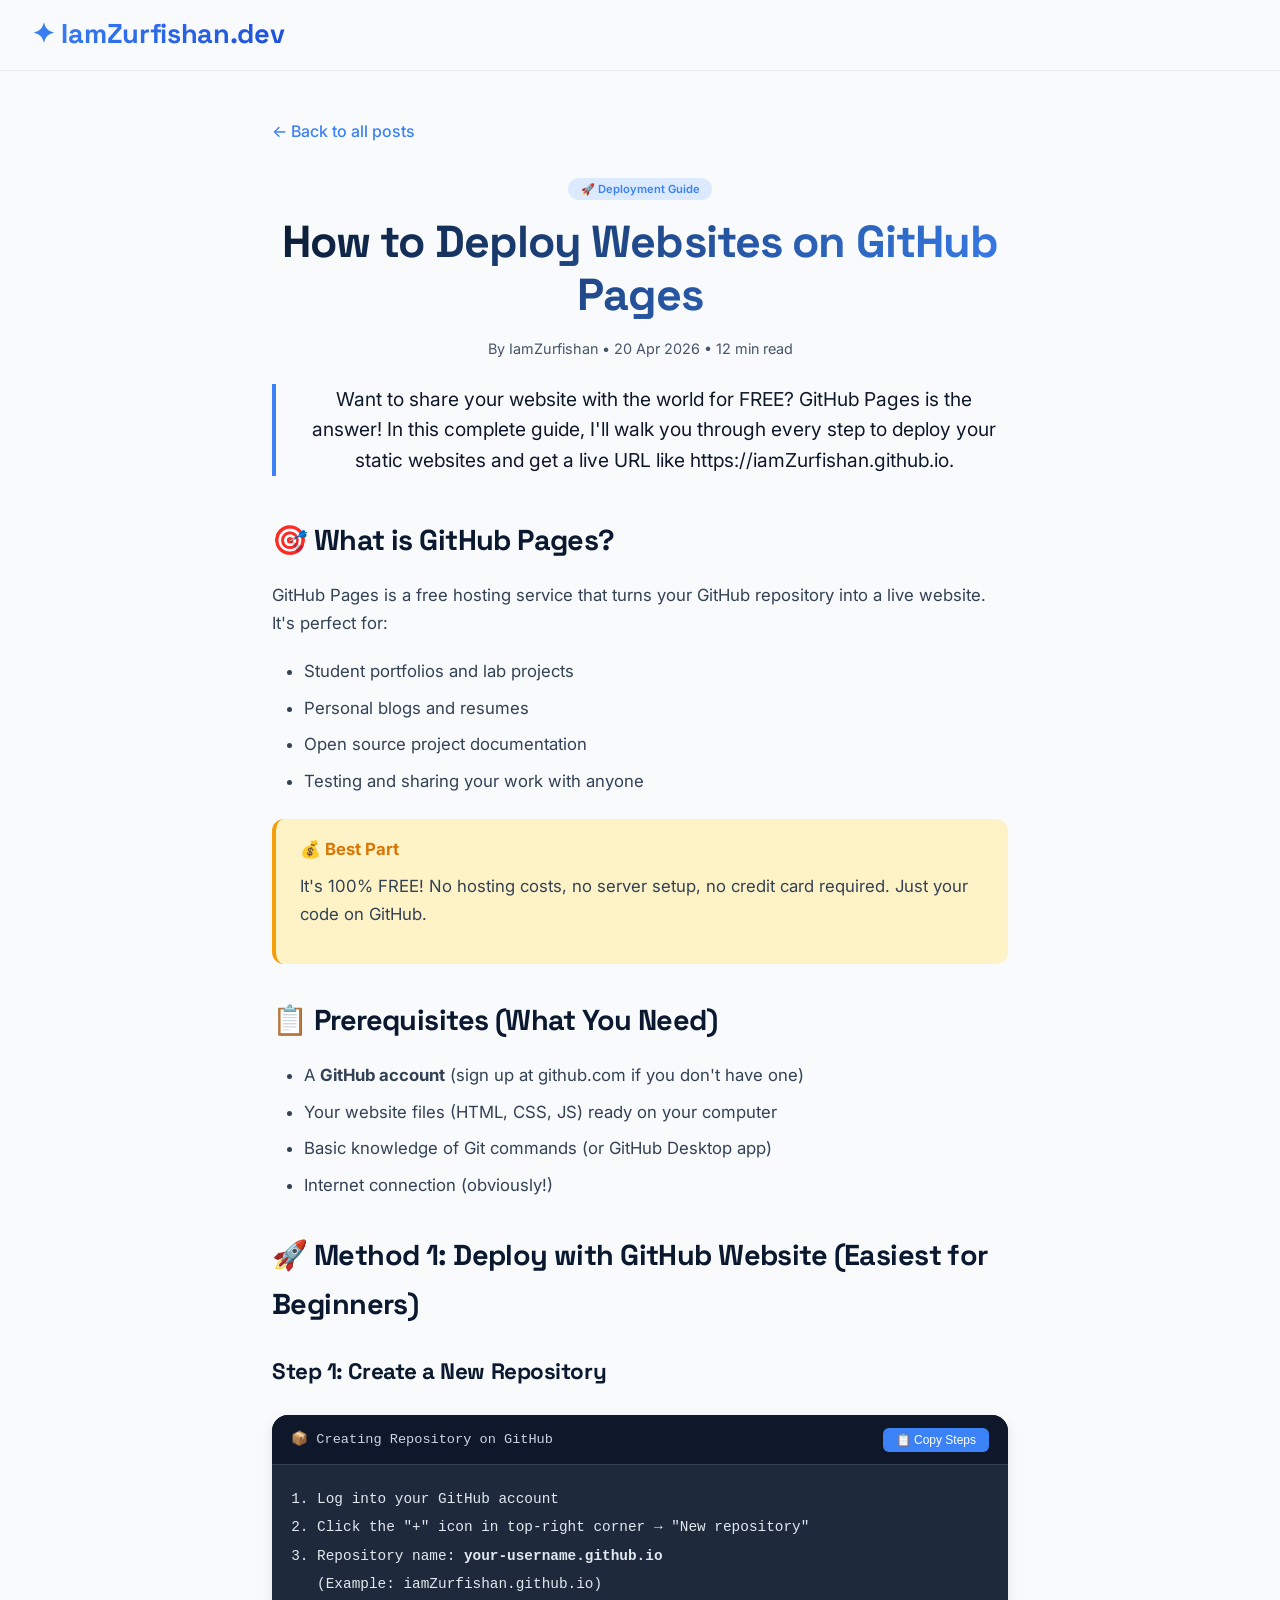
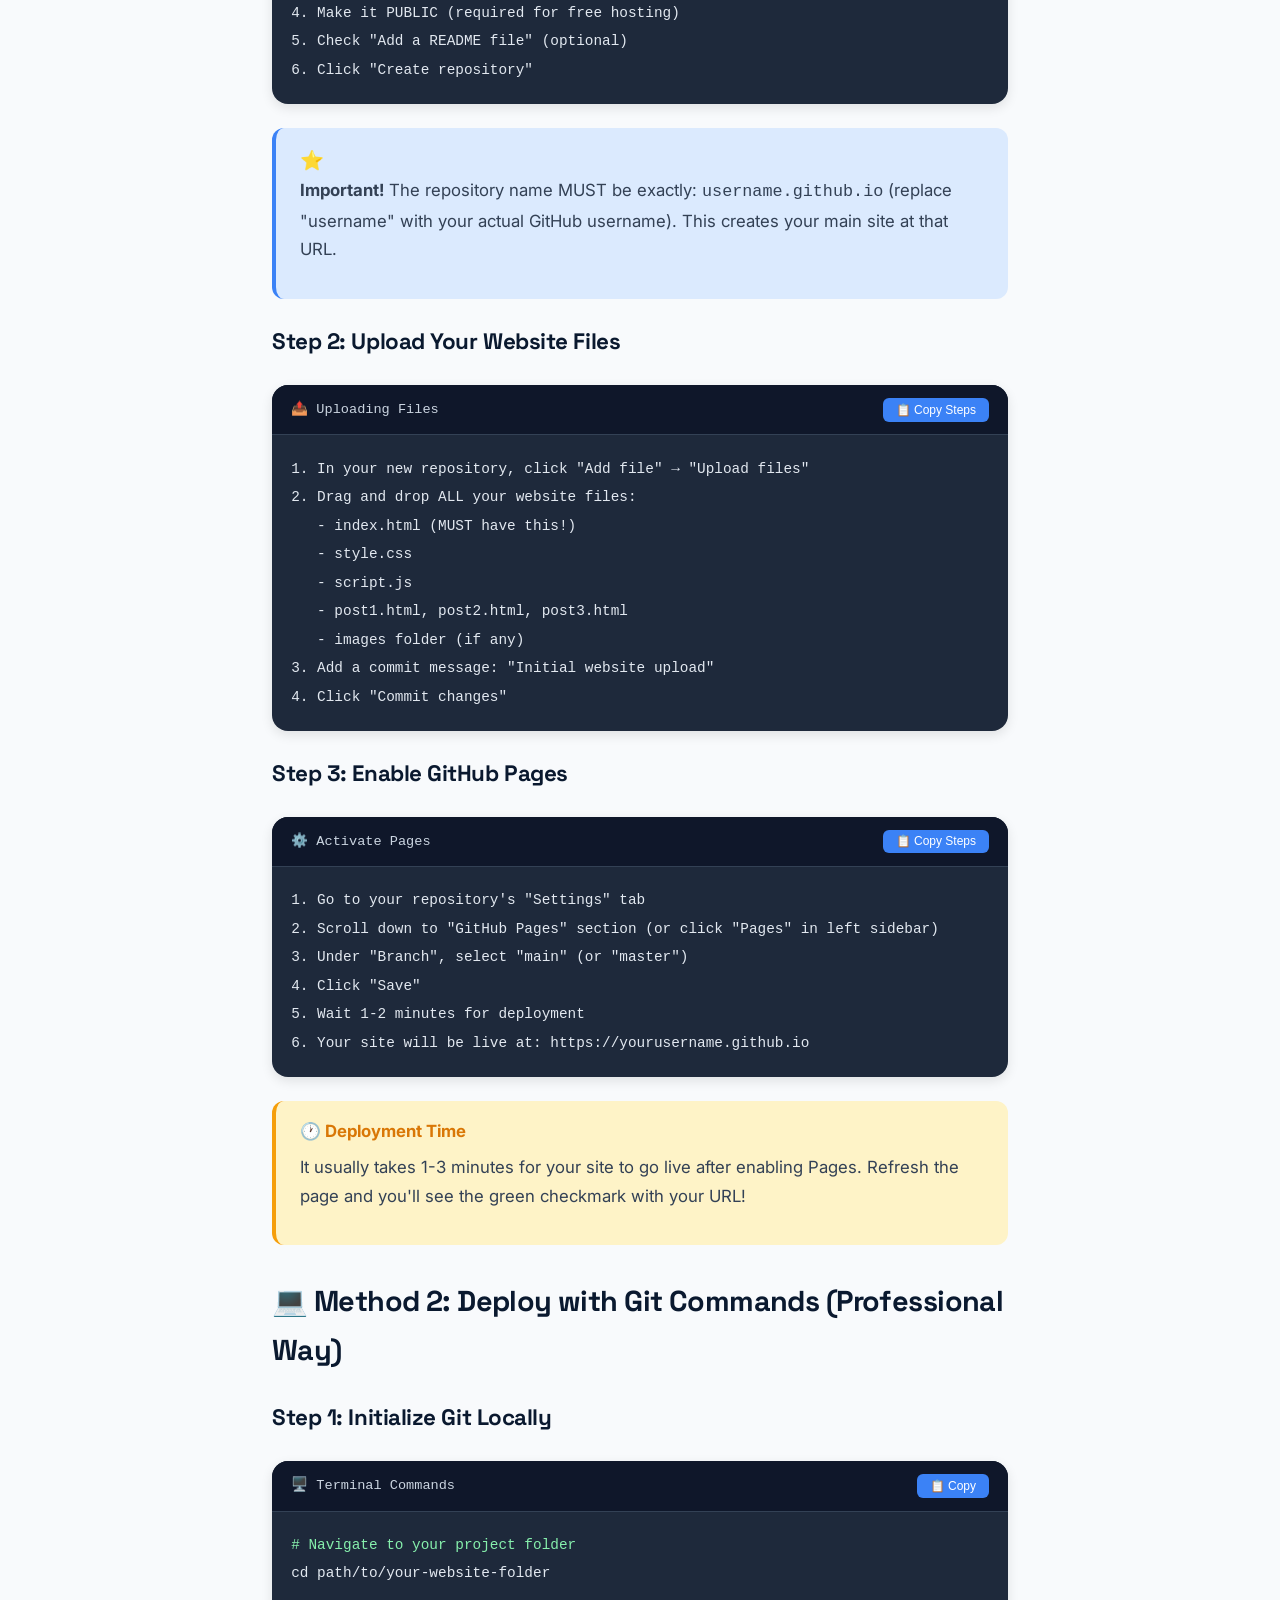
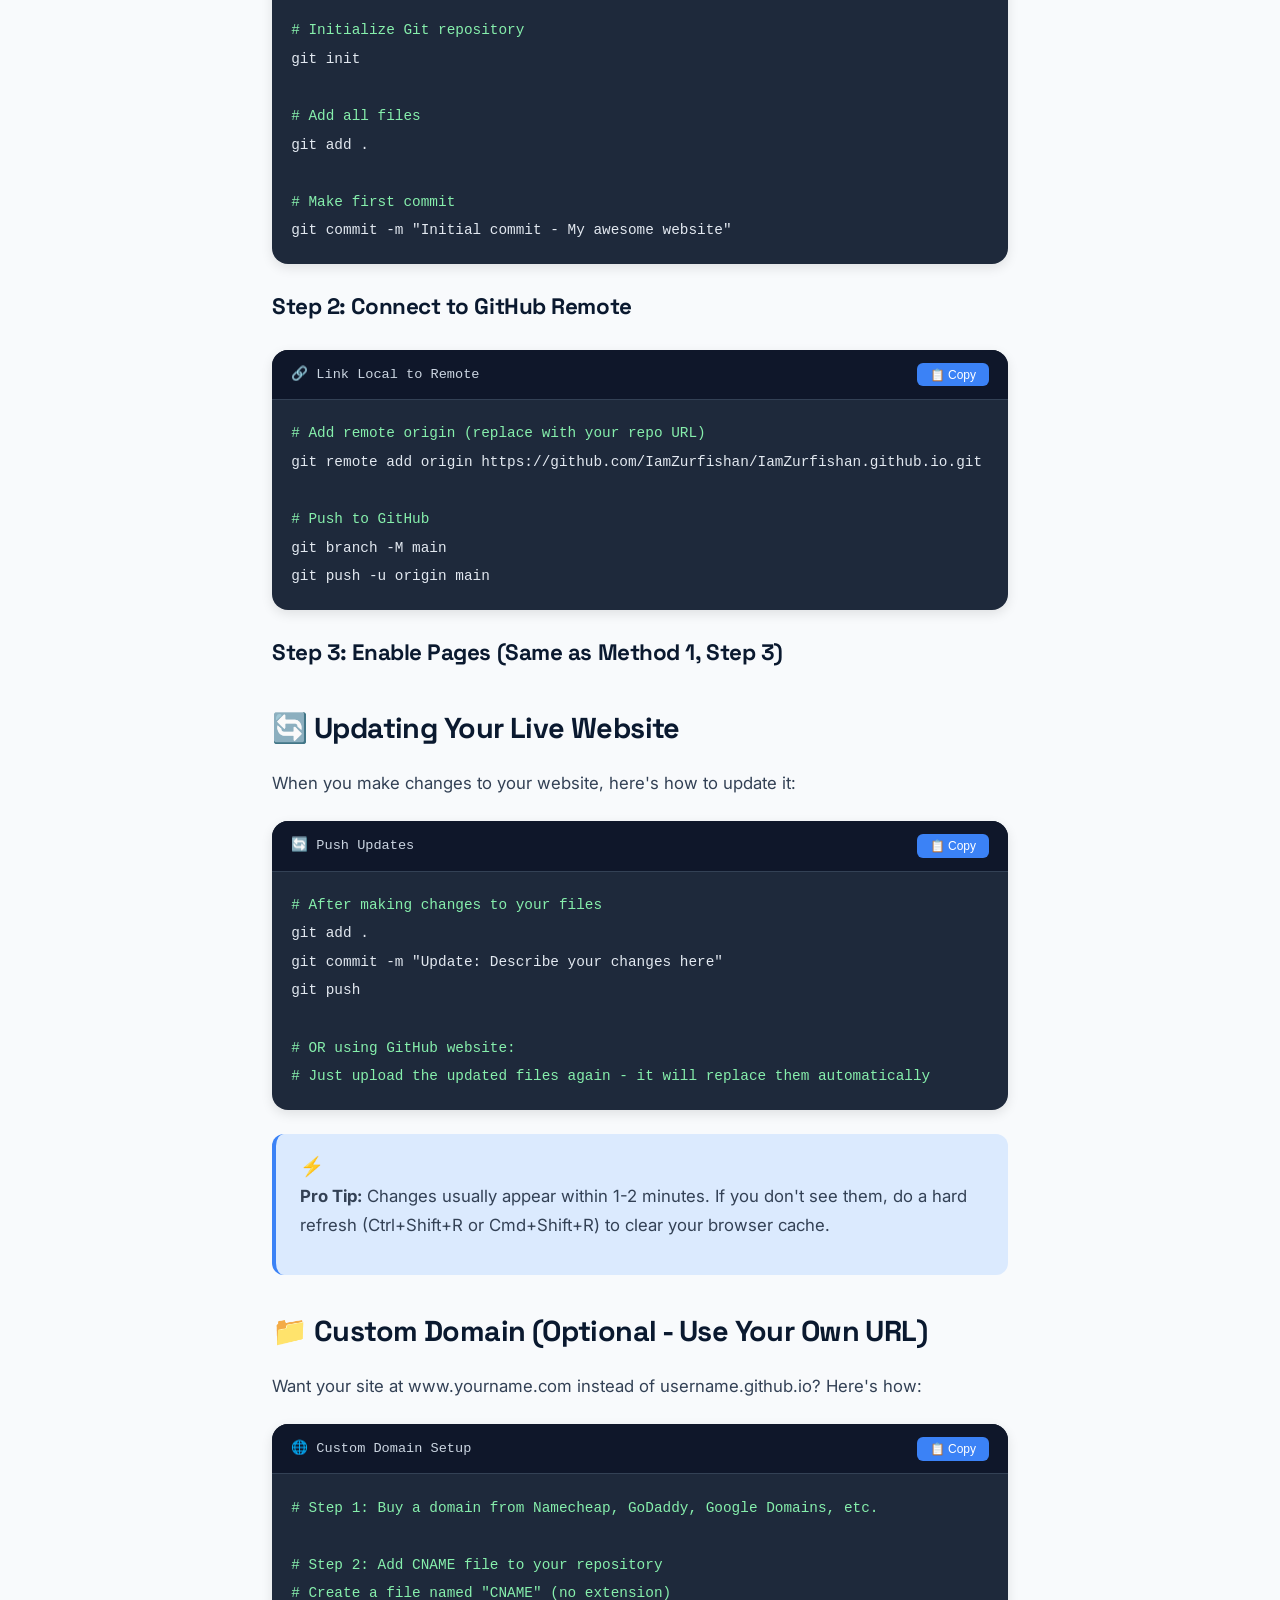
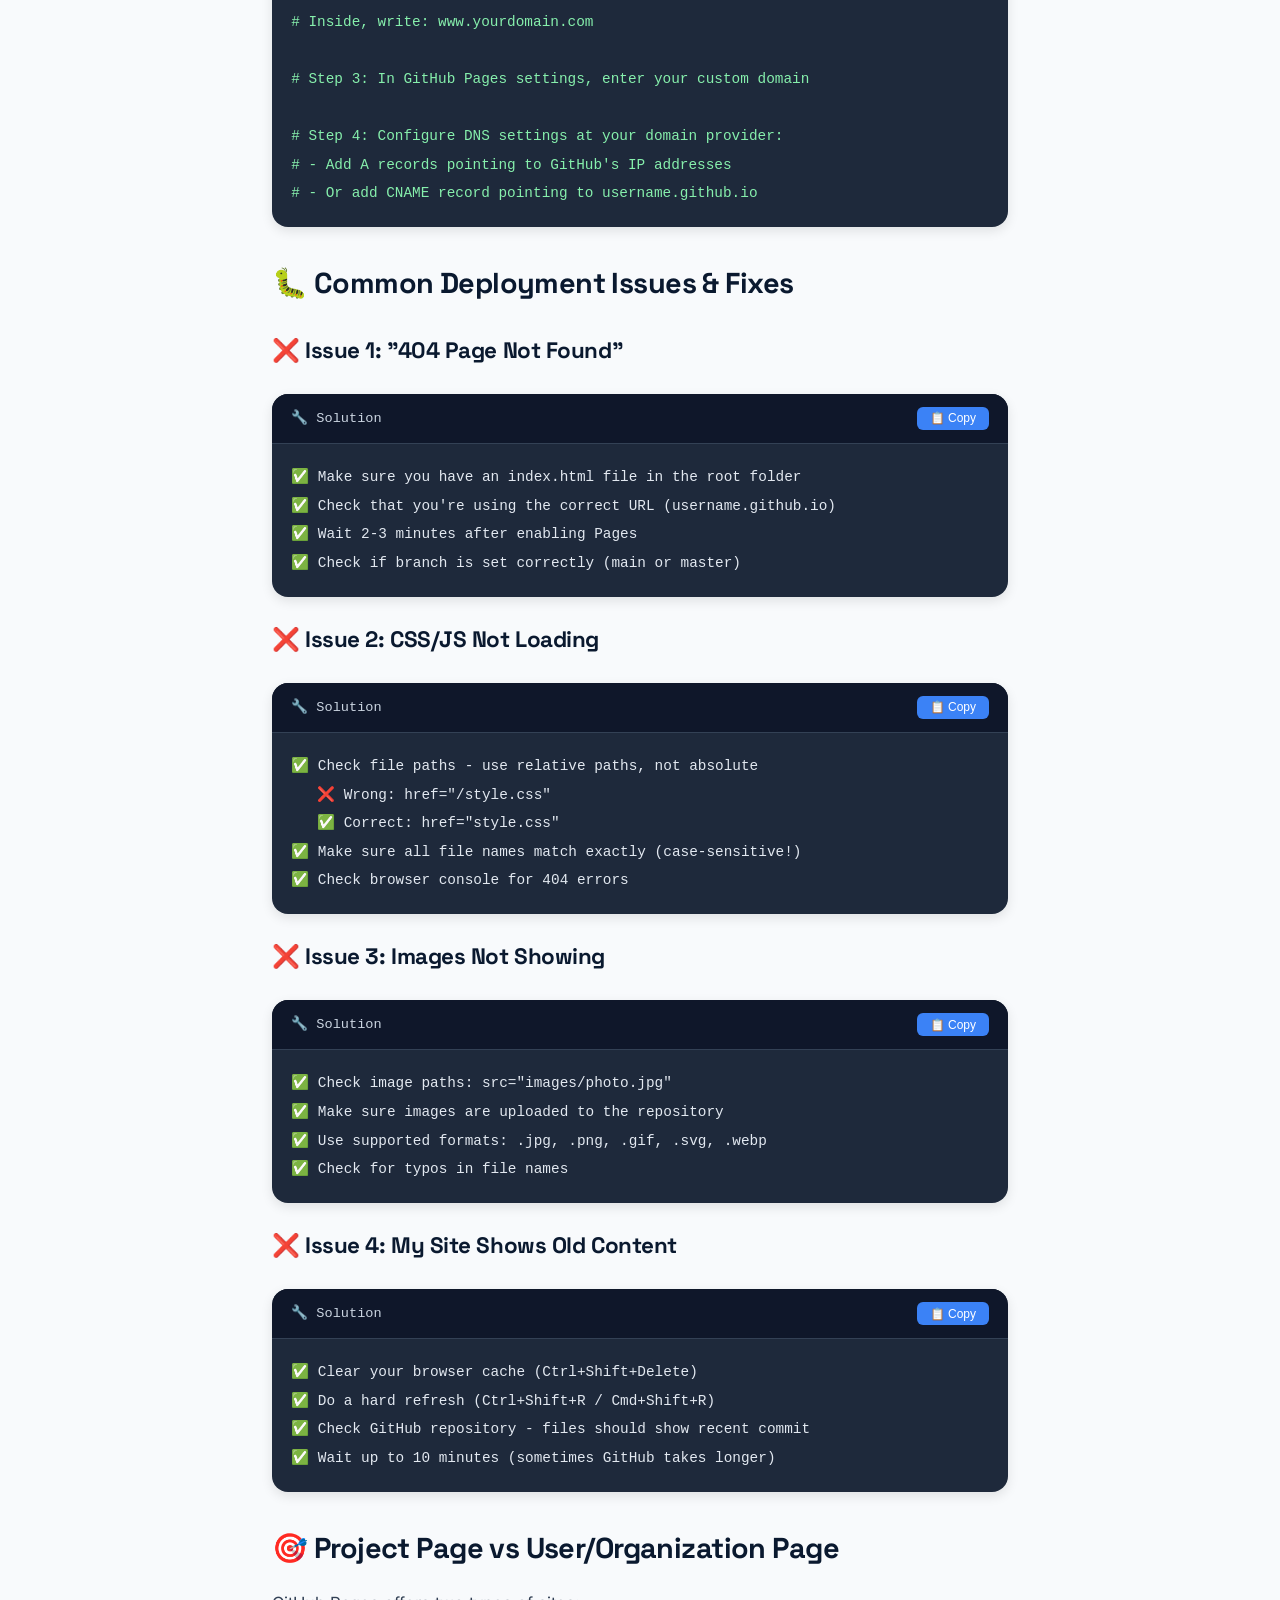
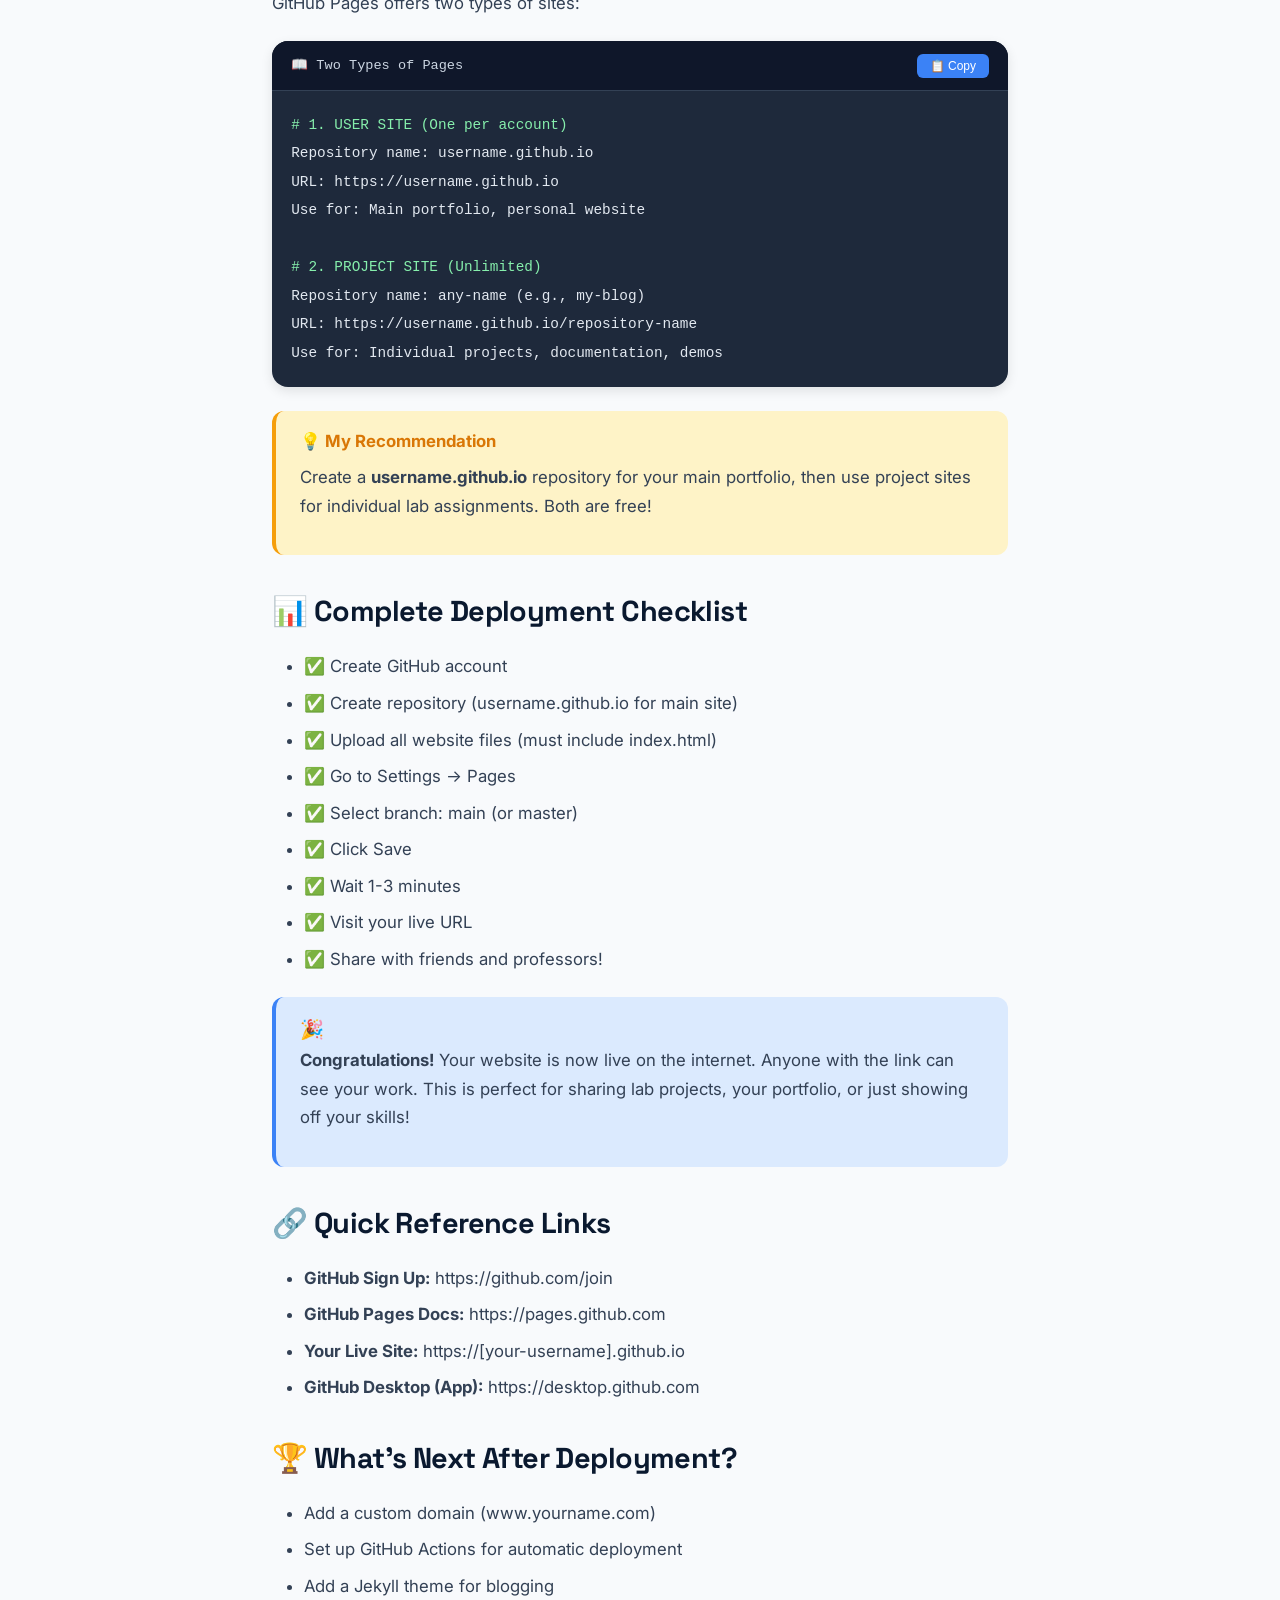
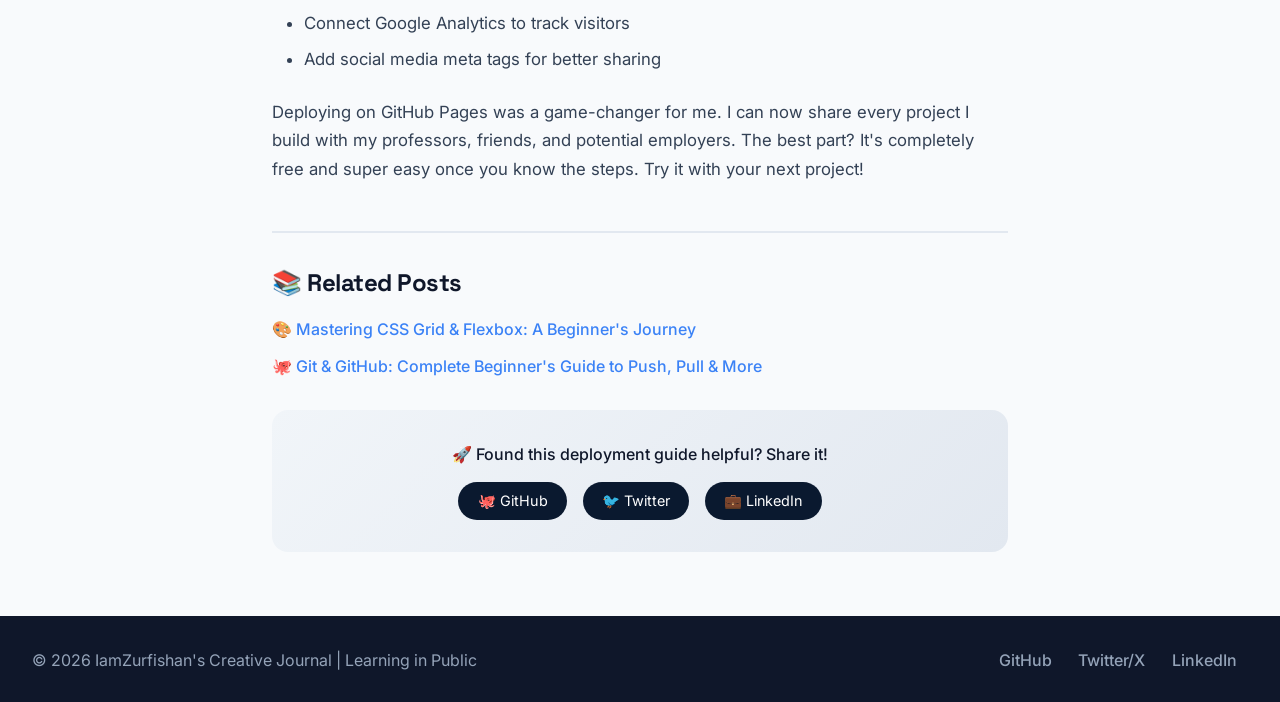
<file: post3.html>
<!DOCTYPE html>
<html lang="en">
<head>
  <meta charset="UTF-8" />
  <meta name="viewport" content="width=device-width, initial-scale=1.0" />
  <title>How to Deploy Websites on GitHub Pages | IamZurfishan Blog</title>
  <meta
    name="description"
    content="Step-by-step guide to deploy your static websites for free on GitHub Pages - perfect for students and beginners."
  />
  <link rel="preconnect" href="https://fonts.googleapis.com" />
  <link rel="preconnect" href="https://fonts.gstatic.com" crossorigin />
  <link href="https://fonts.googleapis.com/css2?family=Inter:opsz,wght@14..32,300;14..32,400;14..32,600;14..32,700;14..32,800&family=Space+Grotesk:wght@400;500;600&display=swap" rel="stylesheet" />
  <link rel="stylesheet" href="style.css" />
</head>
<body>
  <header class="site-header">
    <div class="container nav-wrap">
      <a href="index.html" class="logo">✦ IamZurfishan.dev</a>
    </div>
  </header>

  <main class="article-main">
    <div class="article-wrap">
      <a href="index.html#articles" class="back-link">← Back to all posts</a>

      <header class="article-header">
        <span class="badge badge-launch">🚀 Deployment Guide</span>
        <h1>How to Deploy Websites on GitHub Pages</h1>
        <p class="article-meta">By IamZurfishan • 20 Apr 2026 • 12 min read</p>
        <p class="article-intro">
          Want to share your website with the world for FREE? GitHub Pages is the answer! 
          In this complete guide, I'll walk you through every step to deploy your static websites 
          and get a live URL like https://iamZurfishan.github.io.
        </p>
      </header>

      <article class="article-content">
        <h2>🎯 What is GitHub Pages?</h2>
        <p>
          GitHub Pages is a free hosting service that turns your GitHub repository into a live website. 
          It's perfect for:
        </p>
        <ul>
          <li>Student portfolios and lab projects</li>
          <li>Personal blogs and resumes</li>
          <li>Open source project documentation</li>
          <li>Testing and sharing your work with anyone</li>
        </ul>

        <div class="tip-box">
          <span class="tip-icon">💰 Best Part</span>
          <p>It's 100% FREE! No hosting costs, no server setup, no credit card required. Just your code on GitHub.</p>
        </div>

        <h2>📋 Prerequisites (What You Need)</h2>
        <ul>
          <li>A <strong>GitHub account</strong> (sign up at github.com if you don't have one)</li>
          <li>Your website files (HTML, CSS, JS) ready on your computer</li>
          <li>Basic knowledge of Git commands (or GitHub Desktop app)</li>
          <li>Internet connection (obviously!)</li>
        </ul>

        <h2>🚀 Method 1: Deploy with GitHub Website (Easiest for Beginners)</h2>

        <h3>Step 1: Create a New Repository</h3>
        <div class="code-block">
          <div class="code-header">
            <span>📦 Creating Repository on GitHub</span>
            <button class="copy-btn" type="button">📋 Copy Steps</button>
          </div>
          <pre><code>1. Log into your GitHub account
2. Click the "+" icon in top-right corner → "New repository"
3. Repository name: <strong>your-username.github.io</strong>
   (Example: iamZurfishan.github.io)
4. Make it PUBLIC (required for free hosting)
5. Check "Add a README file" (optional)
6. Click "Create repository"</code></pre>
        </div>

        <div class="success-box">
          <span class="success-icon">⭐</span>
          <p><strong>Important!</strong> The repository name MUST be exactly: <code>username.github.io</code> (replace "username" with your actual GitHub username). This creates your main site at that URL.</p>
        </div>

        <h3>Step 2: Upload Your Website Files</h3>
        <div class="code-block">
          <div class="code-header">
            <span>📤 Uploading Files</span>
            <button class="copy-btn" type="button">📋 Copy Steps</button>
          </div>
          <pre><code>1. In your new repository, click "Add file" → "Upload files"
2. Drag and drop ALL your website files:
   - index.html (MUST have this!)
   - style.css
   - script.js
   - post1.html, post2.html, post3.html
   - images folder (if any)
3. Add a commit message: "Initial website upload"
4. Click "Commit changes"</code></pre>
        </div>

        <h3>Step 3: Enable GitHub Pages</h3>
        <div class="code-block">
          <div class="code-header">
            <span>⚙️ Activate Pages</span>
            <button class="copy-btn" type="button">📋 Copy Steps</button>
          </div>
          <pre><code>1. Go to your repository's "Settings" tab
2. Scroll down to "GitHub Pages" section (or click "Pages" in left sidebar)
3. Under "Branch", select "main" (or "master")
4. Click "Save"
5. Wait 1-2 minutes for deployment
6. Your site will be live at: https://yourusername.github.io</code></pre>
        </div>

        <div class="tip-box">
          <span class="tip-icon">🕐 Deployment Time</span>
          <p>It usually takes 1-3 minutes for your site to go live after enabling Pages. Refresh the page and you'll see the green checkmark with your URL!</p>
        </div>

        <h2>💻 Method 2: Deploy with Git Commands (Professional Way)</h2>
        
        <h3>Step 1: Initialize Git Locally</h3>
        <div class="code-block">
          <div class="code-header">
            <span>🖥️ Terminal Commands</span>
            <button class="copy-btn" type="button">📋 Copy</button>
          </div>
          <pre><code><span class="token-comment"># Navigate to your project folder</span>
cd path/to/your-website-folder

<span class="token-comment"># Initialize Git repository</span>
git init

<span class="token-comment"># Add all files</span>
git add .

<span class="token-comment"># Make first commit</span>
git commit -m "Initial commit - My awesome website"</code></pre>
        </div>

        <h3>Step 2: Connect to GitHub Remote</h3>
        <div class="code-block">
          <div class="code-header">
            <span>🔗 Link Local to Remote</span>
            <button class="copy-btn" type="button">📋 Copy</button>
          </div>
          <pre><code><span class="token-comment"># Add remote origin (replace with your repo URL)</span>
git remote add origin https://github.com/IamZurfishan/IamZurfishan.github.io.git

<span class="token-comment"># Push to GitHub</span>
git branch -M main
git push -u origin main</code></pre>
        </div>

        <h3>Step 3: Enable Pages (Same as Method 1, Step 3)</h3>

        <h2>🔄 Updating Your Live Website</h2>
        <p>When you make changes to your website, here's how to update it:</p>

        <div class="code-block">
          <div class="code-header">
            <span>🔄 Push Updates</span>
            <button class="copy-btn" type="button">📋 Copy</button>
          </div>
          <pre><code><span class="token-comment"># After making changes to your files</span>
git add .
git commit -m "Update: Describe your changes here"
git push

<span class="token-comment"># OR using GitHub website:</span>
<span class="token-comment"># Just upload the updated files again - it will replace them automatically</span></code></pre>
        </div>

        <div class="success-box">
          <span class="success-icon">⚡</span>
          <p><strong>Pro Tip:</strong> Changes usually appear within 1-2 minutes. If you don't see them, do a hard refresh (Ctrl+Shift+R or Cmd+Shift+R) to clear your browser cache.</p>
        </div>

        <h2>📁 Custom Domain (Optional - Use Your Own URL)</h2>
        <p>Want your site at www.yourname.com instead of username.github.io? Here's how:</p>

        <div class="code-block">
          <div class="code-header">
            <span>🌐 Custom Domain Setup</span>
            <button class="copy-btn" type="button">📋 Copy</button>
          </div>
          <pre><code><span class="token-comment"># Step 1: Buy a domain from Namecheap, GoDaddy, Google Domains, etc.</span>

<span class="token-comment"># Step 2: Add CNAME file to your repository</span>
<span class="token-comment"># Create a file named "CNAME" (no extension)</span>
<span class="token-comment"># Inside, write: www.yourdomain.com</span>

<span class="token-comment"># Step 3: In GitHub Pages settings, enter your custom domain</span>

<span class="token-comment"># Step 4: Configure DNS settings at your domain provider:</span>
<span class="token-comment"># - Add A records pointing to GitHub's IP addresses</span>
<span class="token-comment"># - Or add CNAME record pointing to username.github.io</span></code></pre>
        </div>

        <h2>🐛 Common Deployment Issues & Fixes</h2>

        <h3>❌ Issue 1: "404 Page Not Found"</h3>
        <div class="code-block">
          <div class="code-header">
            <span>🔧 Solution</span>
            <button class="copy-btn" type="button">📋 Copy</button>
          </div>
          <pre><code>✅ Make sure you have an index.html file in the root folder
✅ Check that you're using the correct URL (username.github.io)
✅ Wait 2-3 minutes after enabling Pages
✅ Check if branch is set correctly (main or master)</code></pre>
        </div>

        <h3>❌ Issue 2: CSS/JS Not Loading</h3>
        <div class="code-block">
          <div class="code-header">
            <span>🔧 Solution</span>
            <button class="copy-btn" type="button">📋 Copy</button>
          </div>
          <pre><code>✅ Check file paths - use relative paths, not absolute
   ❌ Wrong: href="/style.css"
   ✅ Correct: href="style.css"
✅ Make sure all file names match exactly (case-sensitive!)
✅ Check browser console for 404 errors</code></pre>
        </div>

        <h3>❌ Issue 3: Images Not Showing</h3>
        <div class="code-block">
          <div class="code-header">
            <span>🔧 Solution</span>
            <button class="copy-btn" type="button">📋 Copy</button>
          </div>
          <pre><code>✅ Check image paths: src="images/photo.jpg"
✅ Make sure images are uploaded to the repository
✅ Use supported formats: .jpg, .png, .gif, .svg, .webp
✅ Check for typos in file names</code></pre>
        </div>

        <h3>❌ Issue 4: My Site Shows Old Content</h3>
        <div class="code-block">
          <div class="code-header">
            <span>🔧 Solution</span>
            <button class="copy-btn" type="button">📋 Copy</button>
          </div>
          <pre><code>✅ Clear your browser cache (Ctrl+Shift+Delete)
✅ Do a hard refresh (Ctrl+Shift+R / Cmd+Shift+R)
✅ Check GitHub repository - files should show recent commit
✅ Wait up to 10 minutes (sometimes GitHub takes longer)</code></pre>
        </div>

        <h2>🎯 Project Page vs User/Organization Page</h2>
        <p>GitHub Pages offers two types of sites:</p>

        <div class="code-block">
          <div class="code-header">
            <span>📖 Two Types of Pages</span>
            <button class="copy-btn" type="button">📋 Copy</button>
          </div>
          <pre><code><span class="token-comment"># 1. USER SITE (One per account)</span>
Repository name: username.github.io
URL: https://username.github.io
Use for: Main portfolio, personal website

<span class="token-comment"># 2. PROJECT SITE (Unlimited)</span>
Repository name: any-name (e.g., my-blog)
URL: https://username.github.io/repository-name
Use for: Individual projects, documentation, demos</code></pre>
        </div>

        <div class="tip-box">
          <span class="tip-icon">💡 My Recommendation</span>
          <p>Create a <strong>username.github.io</strong> repository for your main portfolio, then use project sites for individual lab assignments. Both are free!</p>
        </div>

        <h2>📊 Complete Deployment Checklist</h2>
        <ul>
          <li>✅ Create GitHub account</li>
          <li>✅ Create repository (username.github.io for main site)</li>
          <li>✅ Upload all website files (must include index.html)</li>
          <li>✅ Go to Settings → Pages</li>
          <li>✅ Select branch: main (or master)</li>
          <li>✅ Click Save</li>
          <li>✅ Wait 1-3 minutes</li>
          <li>✅ Visit your live URL</li>
          <li>✅ Share with friends and professors!</li>
        </ul>

        <div class="success-box">
          <span class="success-icon">🎉</span>
          <p><strong>Congratulations!</strong> Your website is now live on the internet. Anyone with the link can see your work. This is perfect for sharing lab projects, your portfolio, or just showing off your skills!</p>
        </div>

        <h2>🔗 Quick Reference Links</h2>
        <ul>
          <li><strong>GitHub Sign Up:</strong> https://github.com/join</li>
          <li><strong>GitHub Pages Docs:</strong> https://pages.github.com</li>
          <li><strong>Your Live Site:</strong> https://[your-username].github.io</li>
          <li><strong>GitHub Desktop (App):</strong> https://desktop.github.com</li>
        </ul>

        <h2>🏆 What's Next After Deployment?</h2>
        <ul>
          <li>Add a custom domain (www.yourname.com)</li>
          <li>Set up GitHub Actions for automatic deployment</li>
          <li>Add a Jekyll theme for blogging</li>
          <li>Connect Google Analytics to track visitors</li>
          <li>Add social media meta tags for better sharing</li>
        </ul>

        <p>
          Deploying on GitHub Pages was a game-changer for me. I can now share every project I build 
          with my professors, friends, and potential employers. The best part? It's completely free 
          and super easy once you know the steps. Try it with your next project!
        </p>
      </article>

      <section class="related-posts">
        <h3>📚 Related Posts</h3>
        <div class="related-links">
          <a href="post1.html">🎨 Mastering CSS Grid & Flexbox: A Beginner's Journey</a>
          <a href="post2.html">🐙 Git & GitHub: Complete Beginner's Guide to Push, Pull & More</a>
        </div>
      </section>

      <div class="share-section">
        <p>🚀 Found this deployment guide helpful? Share it!</p>
        <div class="share-buttons">
          <a href="#" class="share-btn">🐙 GitHub</a>
          <a href="#" class="share-btn">🐦 Twitter</a>
          <a href="#" class="share-btn">💼 LinkedIn</a>
        </div>
      </div>
    </div>
  </main>

  <footer class="site-footer">
    <div class="container footer-grid">
      <p>© 2026 IamZurfishan's Creative Journal | Learning in Public</p>
      <div class="social-links">
        <a href="https://github.com/iamZurfishan" target="_blank" rel="noopener noreferrer">GitHub</a>
        <a href="#" target="_blank" rel="noopener noreferrer">Twitter/X</a>
        <a href="#" target="_blank" rel="noopener noreferrer">LinkedIn</a>
      </div>
    </div>
  </footer>

  <script src="script.js"></script>
</body>
</html>
</file>
<file: style.css>
/* ========================================
   IamSabirZari Blog - Modern Creative Styles
   ======================================== */

/* CSS Variables for easy theming */
:root {
  --primary-dark: #0a192f;
  --primary-light: #f8fafc;
  --accent-blue: #3b82f6;
  --accent-deep-blue: #1d4ed8;
  --accent-cyan: #06b6d4;
  --accent-gradient: linear-gradient(135deg, var(--accent-blue), var(--accent-deep-blue));
  --text-dark: #0f172a;
  --text-muted: #475569;
  --card-shadow: 0 12px 30px rgba(0, 0, 0, 0.05);
  --card-hover-shadow: 0 25px 35px -12px rgba(0, 0, 0, 0.15);
  --transition: all 0.25s ease;
}

* {
  margin: 0;
  padding: 0;
  box-sizing: border-box;
}

body {
  font-family: 'Inter', sans-serif;
  background: var(--primary-light);
  color: var(--text-dark);
  scroll-behavior: smooth;
  line-height: 1.5;
}

.container {
  max-width: 1280px;
  margin: 0 auto;
  padding: 0 2rem;
}

/* ========================================
   Typography
   ======================================== */

h1, h2, h3, .logo {
  font-family: 'Space Grotesk', monospace;
  letter-spacing: -0.02em;
}

.gradient-text {
  background: var(--accent-gradient);
  background-clip: text;
  -webkit-background-clip: text;
  color: transparent;
}

/* ========================================
   Header & Navigation
   ======================================== */

.site-header {
  background: rgba(248, 250, 252, 0.92);
  backdrop-filter: blur(12px);
  position: sticky;
  top: 0;
  z-index: 100;
  border-bottom: 1px solid rgba(0, 0, 0, 0.05);
  padding: 0.9rem 0;
}

.logo {
  font-size: 1.7rem;
  font-weight: 800;
  background: var(--accent-gradient);
  background-clip: text;
  -webkit-background-clip: text;
  color: transparent;
  letter-spacing: -0.3px;
  text-decoration: none;
  transition: var(--transition);
}

.logo:hover {
  opacity: 0.85;
  transform: scale(1.02);
}

/* ========================================
   Hero Section
   ======================================== */

.hero {
  padding: 4rem 0 5rem;
  background: radial-gradient(ellipse at 80% 30%, #e0f2fe, #f0f9ff);
  border-bottom: 1px solid #bae6fd;
}

.hero-banner {
  display: flex;
  justify-content: center;
}

.hero-main {
  max-width: 780px;
  text-align: center;
}

.eyebrow {
  font-size: 0.85rem;
  text-transform: uppercase;
  letter-spacing: 3px;
  color: var(--accent-blue);
  font-weight: 600;
  margin-bottom: 1rem;
}

.hero-main h1 {
  font-size: 3.5rem;
  font-weight: 800;
  margin-bottom: 1.2rem;
  line-height: 1.2;
}

@media (max-width: 768px) {
  .hero-main h1 {
    font-size: 2.5rem;
  }
}

.subtitle {
  font-size: 1.2rem;
  color: var(--text-muted);
  max-width: 620px;
  margin: 0 auto 2rem;
}

/* ========================================
   Buttons
   ======================================== */

.btn {
  display: inline-block;
  padding: 0.75rem 1.9rem;
  border-radius: 60px;
  font-weight: 600;
  text-decoration: none;
  transition: var(--transition);
  margin: 0.3rem;
  cursor: pointer;
}

.btn-primary {
  background: var(--primary-dark);
  color: white;
  box-shadow: 0 4px 8px rgba(0, 0, 0, 0.05);
}

.btn-primary:hover {
  background: var(--accent-blue);
  transform: translateY(-3px);
  box-shadow: 0 12px 20px rgba(59, 130, 246, 0.25);
}

.btn-secondary {
  background: transparent;
  border: 1.5px solid var(--primary-dark);
  color: var(--primary-dark);
}

.btn-secondary:hover {
  background: var(--primary-dark);
  color: white;
  border-color: var(--primary-dark);
  transform: translateY(-3px);
}

.btn-sm {
  display: inline-block;
  padding: 0.5rem 1.2rem;
  border-radius: 50px;
  font-weight: 600;
  text-decoration: none;
  background: transparent;
  border: 1.5px solid var(--accent-blue);
  color: var(--accent-blue);
  transition: var(--transition);
  font-size: 0.85rem;
}

.btn-sm:hover {
  background: var(--accent-blue);
  color: white;
  transform: translateX(4px);
}

/* ========================================
   Section Headings
   ======================================== */

.section-head {
  text-align: center;
  margin-bottom: 3rem;
}

.section-head h2 {
  font-size: 2.2rem;
  font-weight: 700;
  margin-bottom: 0.5rem;
  color: var(--text-dark);
}

.section-head p {
  color: var(--text-muted);
}

/* ========================================
   Blog Post Cards
   ======================================== */

.posts-section {
  padding: 4rem 0;
}

.post-grid {
  display: grid;
  grid-template-columns: repeat(auto-fill, minmax(340px, 1fr));
  gap: 2.5rem;
  margin-bottom: 3rem;
}

.post-card {
  background: white;
  border-radius: 2rem;
  overflow: hidden;
  box-shadow: var(--card-shadow);
  transition: transform 0.3s ease, box-shadow 0.3s;
}

.post-card:hover {
  transform: translateY(-8px);
  box-shadow: var(--card-hover-shadow);
}

.post-thumb {
  width: 100%;
  height: 220px;
  object-fit: cover;
  transition: transform 0.4s;
}

.post-thumb-link:hover .post-thumb {
  transform: scale(1.02);
}

.post-content {
  padding: 1.6rem;
}

.post-meta-top {
  display: flex;
  justify-content: space-between;
  align-items: center;
  margin-bottom: 0.75rem;
  font-size: 0.85rem;
}

.post-date {
  color: var(--text-muted);
  font-size: 0.8rem;
}

.badge {
  padding: 0.25rem 0.8rem;
  border-radius: 50px;
  font-weight: 600;
  font-size: 0.7rem;
}

.badge-launch {
  background: #dbeafe;
  color: var(--accent-blue);
}

.badge-css {
  background: #cffafe;
  color: var(--accent-cyan);
}

.badge-journey {
  background: #fef3c7;
  color: #d97706;
}

.post-content h3 {
  font-size: 1.4rem;
  margin: 0.5rem 0;
  font-weight: 700;
  line-height: 1.3;
}

.post-content p {
  color: var(--text-muted);
  margin: 0.8rem 0;
}

.post-meta-bottom {
  display: flex;
  justify-content: space-between;
  align-items: center;
  margin-top: 1rem;
}

.read-time {
  font-size: 0.8rem;
  color: var(--text-muted);
}

/* ========================================
   About Section
   ======================================== */

.about-section {
  background: #e6f0fa;
  padding: 4rem 0;
  border-radius: 3rem 3rem 0 0;
}

.about-card {
  background: white;
  border-radius: 2rem;
  padding: 2.5rem;
  max-width: 800px;
  margin: 0 auto;
  text-align: center;
  box-shadow: var(--card-shadow);
}

.about-icon {
  font-size: 3rem;
  margin-bottom: 1rem;
}

.about-card h2 {
  font-size: 2rem;
  margin-bottom: 1rem;
  position: relative;
  display: inline-block;
}

.about-card h2:after {
  content: '';
  position: absolute;
  bottom: -10px;
  left: 30%;
  width: 40%;
  height: 3px;
  background: var(--accent-gradient);
  border-radius: 2px;
}

.about-card p {
  margin: 1rem 0;
  font-size: 1rem;
  color: var(--text-muted);
}

.about-links {
  margin-top: 1.5rem;
}

.github-link {
  display: inline-block;
  padding: 0.6rem 1.5rem;
  background: var(--primary-dark);
  color: white;
  text-decoration: none;
  border-radius: 50px;
  font-weight: 600;
  transition: var(--transition);
}

.github-link:hover {
  background: var(--accent-blue);
  transform: translateY(-2px);
}

/* ========================================
   Contact Section
   ======================================== */

.contact-section {
  background: linear-gradient(120deg, var(--primary-dark), #1e293b);
  color: white;
  padding: 3rem 0;
  text-align: center;
}

.contact-content h2 {
  font-size: 1.8rem;
  margin-bottom: 0.5rem;
}

.contact-content p {
  opacity: 0.9;
  margin-bottom: 1rem;
}

.contact-details {
  margin-top: 1rem;
}

.contact-details a {
  color: #60a5fa;
  text-decoration: none;
  font-weight: 600;
}

.contact-details a:hover {
  text-decoration: underline;
}

/* ========================================
   Footer
   ======================================== */

.site-footer {
  background: #0f172a;
  color: #94a3b8;
  padding: 2rem 0;
}

.footer-grid {
  display: flex;
  justify-content: space-between;
  align-items: center;
  flex-wrap: wrap;
  gap: 1rem;
}

.social-links a {
  color: #94a3b8;
  text-decoration: none;
  margin: 0 0.7rem;
  font-weight: 500;
  transition: var(--transition);
}

.social-links a:hover {
  color: var(--accent-blue);
}

/* ========================================
   Article Page Styles
   ======================================== */

.article-main {
  padding: 3rem 0 4rem;
  background: var(--primary-light);
}

.article-wrap {
  max-width: 800px;
  margin: 0 auto;
  padding: 0 2rem;
}

.back-link {
  display: inline-block;
  margin-bottom: 2rem;
  color: var(--accent-blue);
  text-decoration: none;
  font-weight: 500;
  transition: var(--transition);
}

.back-link:hover {
  transform: translateX(-5px);
  color: var(--accent-deep-blue);
}

.article-header {
  margin-bottom: 2.5rem;
  text-align: center;
}

.article-header h1 {
  font-size: 2.8rem;
  margin: 1rem 0;
  line-height: 1.2;
  background: linear-gradient(135deg, var(--primary-dark), var(--accent-blue));
  background-clip: text;
  -webkit-background-clip: text;
  color: transparent;
}

.article-meta {
  color: var(--text-muted);
  font-size: 0.9rem;
  margin-bottom: 1rem;
}

.article-intro {
  font-size: 1.2rem;
  line-height: 1.6;
  color: var(--text-dark);
  border-left: 4px solid var(--accent-blue);
  padding-left: 1.5rem;
  margin: 1.5rem 0;
}

.article-content {
  font-size: 1.05rem;
  line-height: 1.7;
  color: var(--text-dark);
}

.article-content h2 {
  font-size: 1.8rem;
  margin: 2rem 0 1rem;
  color: var(--primary-dark);
}

.article-content h3 {
  font-size: 1.4rem;
  margin: 1.5rem 0 0.8rem;
  color: var(--primary-dark);
}

.article-content p {
  margin-bottom: 1.2rem;
  color: #334155;
}

.article-content ul {
  margin: 1rem 0 1.5rem 2rem;
}

.article-content li {
  margin: 0.5rem 0;
  color: #334155;
}

/* Code Blocks */
.code-block {
  background: #1e293b;
  border-radius: 1rem;
  margin: 1.5rem 0;
  overflow: hidden;
  box-shadow: 0 4px 12px rgba(0, 0, 0, 0.1);
}

.code-header {
  background: #0f172a;
  padding: 0.8rem 1.2rem;
  display: flex;
  justify-content: space-between;
  align-items: center;
  border-bottom: 1px solid #334155;
  color: #cbd5e1;
  font-family: monospace;
  font-size: 0.85rem;
}

.copy-btn {
  background: var(--accent-blue);
  border: none;
  padding: 0.3rem 0.8rem;
  border-radius: 6px;
  color: white;
  cursor: pointer;
  font-size: 0.75rem;
  transition: var(--transition);
}

.copy-btn:hover {
  background: var(--accent-deep-blue);
  transform: scale(0.98);
}

.code-block pre {
  padding: 1.2rem;
  overflow-x: auto;
  margin: 0;
}

.code-block code {
  font-family: 'Courier New', monospace;
  font-size: 0.9rem;
  color: #e2e8f0;
  line-height: 1.5;
}

.token-comment {
  color: #86efac;
}

.token-key {
  color: #7dd3fc;
}

.token-property {
  color: #fde047;
}

.token-value {
  color: #fca5a5;
}

/* Tip and Success Boxes */
.tip-box {
  background: #fef3c7;
  border-left: 4px solid #f59e0b;
  padding: 1rem 1.5rem;
  margin: 1.5rem 0;
  border-radius: 0.75rem;
}

.tip-icon {
  font-weight: 700;
  color: #d97706;
  display: block;
  margin-bottom: 0.5rem;
}

.success-box {
  background: #dbeafe;
  border-left: 4px solid var(--accent-blue);
  padding: 1rem 1.5rem;
  margin: 1.5rem 0;
  border-radius: 0.75rem;
}

.success-icon {
  font-size: 1.2rem;
  margin-right: 0.5rem;
}

/* Related Posts */
.related-posts {
  margin: 3rem 0 2rem;
  padding-top: 2rem;
  border-top: 2px solid #e2e8f0;
}

.related-posts h3 {
  font-size: 1.5rem;
  margin-bottom: 1rem;
}

.related-links {
  display: flex;
  flex-direction: column;
  gap: 0.8rem;
}

.related-links a {
  color: var(--accent-blue);
  text-decoration: none;
  font-weight: 500;
  transition: var(--transition);
}

.related-links a:hover {
  color: var(--accent-deep-blue);
  transform: translateX(5px);
  display: inline-block;
}

/* Share Section */
.share-section {
  text-align: center;
  padding: 2rem;
  background: linear-gradient(135deg, #f1f5f9, #e2e8f0);
  border-radius: 1rem;
  margin-top: 2rem;
}

.share-section p {
  margin-bottom: 1rem;
  font-weight: 500;
}

.share-buttons {
  display: flex;
  gap: 1rem;
  justify-content: center;
  flex-wrap: wrap;
}

.share-btn {
  padding: 0.5rem 1.2rem;
  background: var(--primary-dark);
  color: white;
  text-decoration: none;
  border-radius: 50px;
  font-size: 0.9rem;
  transition: var(--transition);
}

.share-btn:hover {
  background: var(--accent-blue);
  transform: translateY(-2px);
}

/* Responsive Article */
@media (max-width: 768px) {
  .article-wrap {
    padding: 0 1.2rem;
  }
  
  .article-header h1 {
    font-size: 1.8rem;
  }
  
  .article-intro {
    font-size: 1rem;
  }
  
  .article-content h2 {
    font-size: 1.5rem;
  }
  
  .article-content h3 {
    font-size: 1.2rem;
  }
  
  .code-block pre {
    font-size: 0.75rem;
  }
  
  .share-buttons {
    flex-direction: column;
    align-items: center;
  }
  
  .share-btn {
    width: 80%;
    text-align: center;
  }
}

/* ========================================
   Responsive Design
   ======================================== */

@media (max-width: 768px) {
  .container {
    padding: 0 1.5rem;
  }
  
  .post-grid {
    gap: 1.5rem;
    grid-template-columns: 1fr;
  }
  
  .footer-grid {
    flex-direction: column;
    text-align: center;
  }
  
  .hero-actions {
    display: flex;
    flex-direction: column;
    align-items: center;
  }
  
  .btn {
    width: 80%;
    text-align: center;
  }
  
  .about-card {
    padding: 1.5rem;
  }
}

@media (max-width: 480px) {
  .hero-main h1 {
    font-size: 1.8rem;
  }
  
  .subtitle {
    font-size: 1rem;
  }
  
  .section-head h2 {
    font-size: 1.6rem;
  }
  
  .post-content h3 {
    font-size: 1.2rem;
  }
}

/* ========================================
   Animations
   ======================================== */

@keyframes fadeInUp {
  from {
    opacity: 0;
    transform: translateY(30px);
  }
  to {
    opacity: 1;
    transform: translateY(0);
  }
}

.post-card {
  animation: fadeInUp 0.5s ease forwards;
}

.post-card:nth-child(1) { animation-delay: 0.1s; }
.post-card:nth-child(2) { animation-delay: 0.2s; }
.post-card:nth-child(3) { animation-delay: 0.3s; }
</file>
